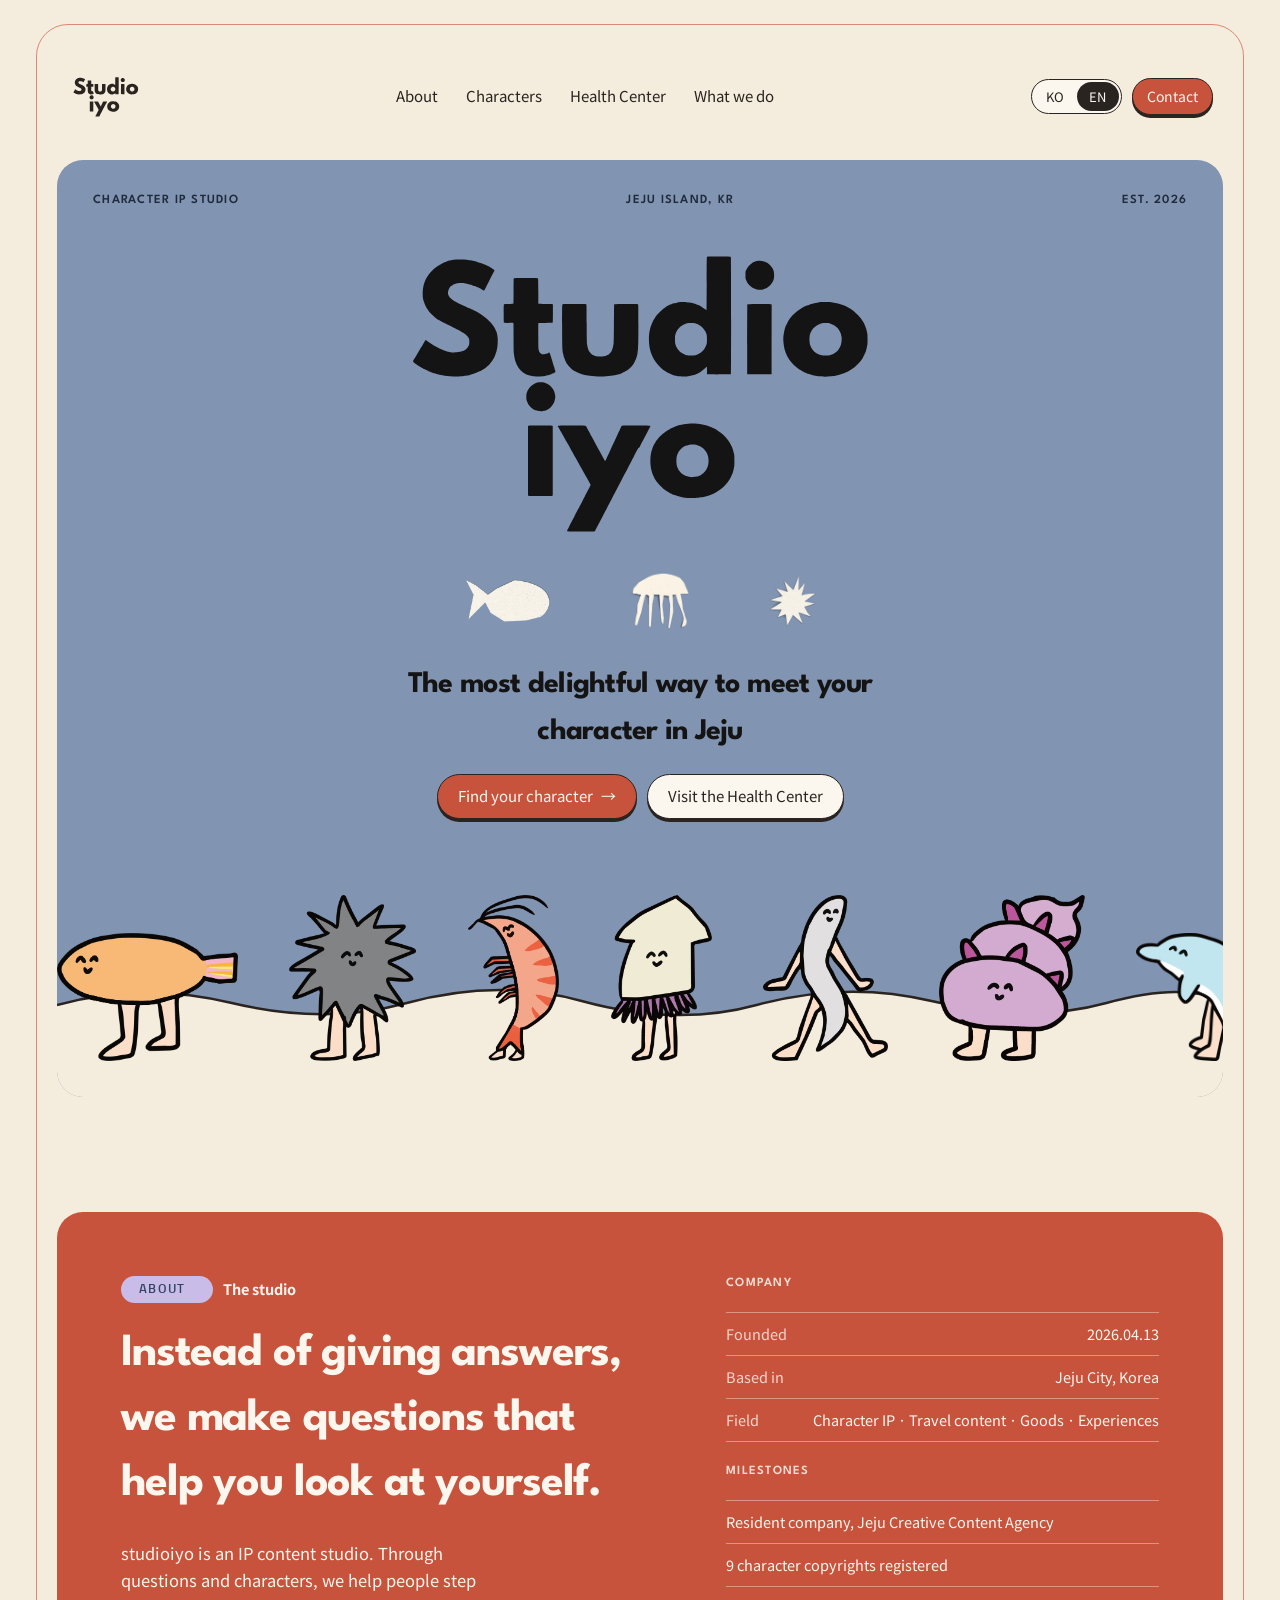
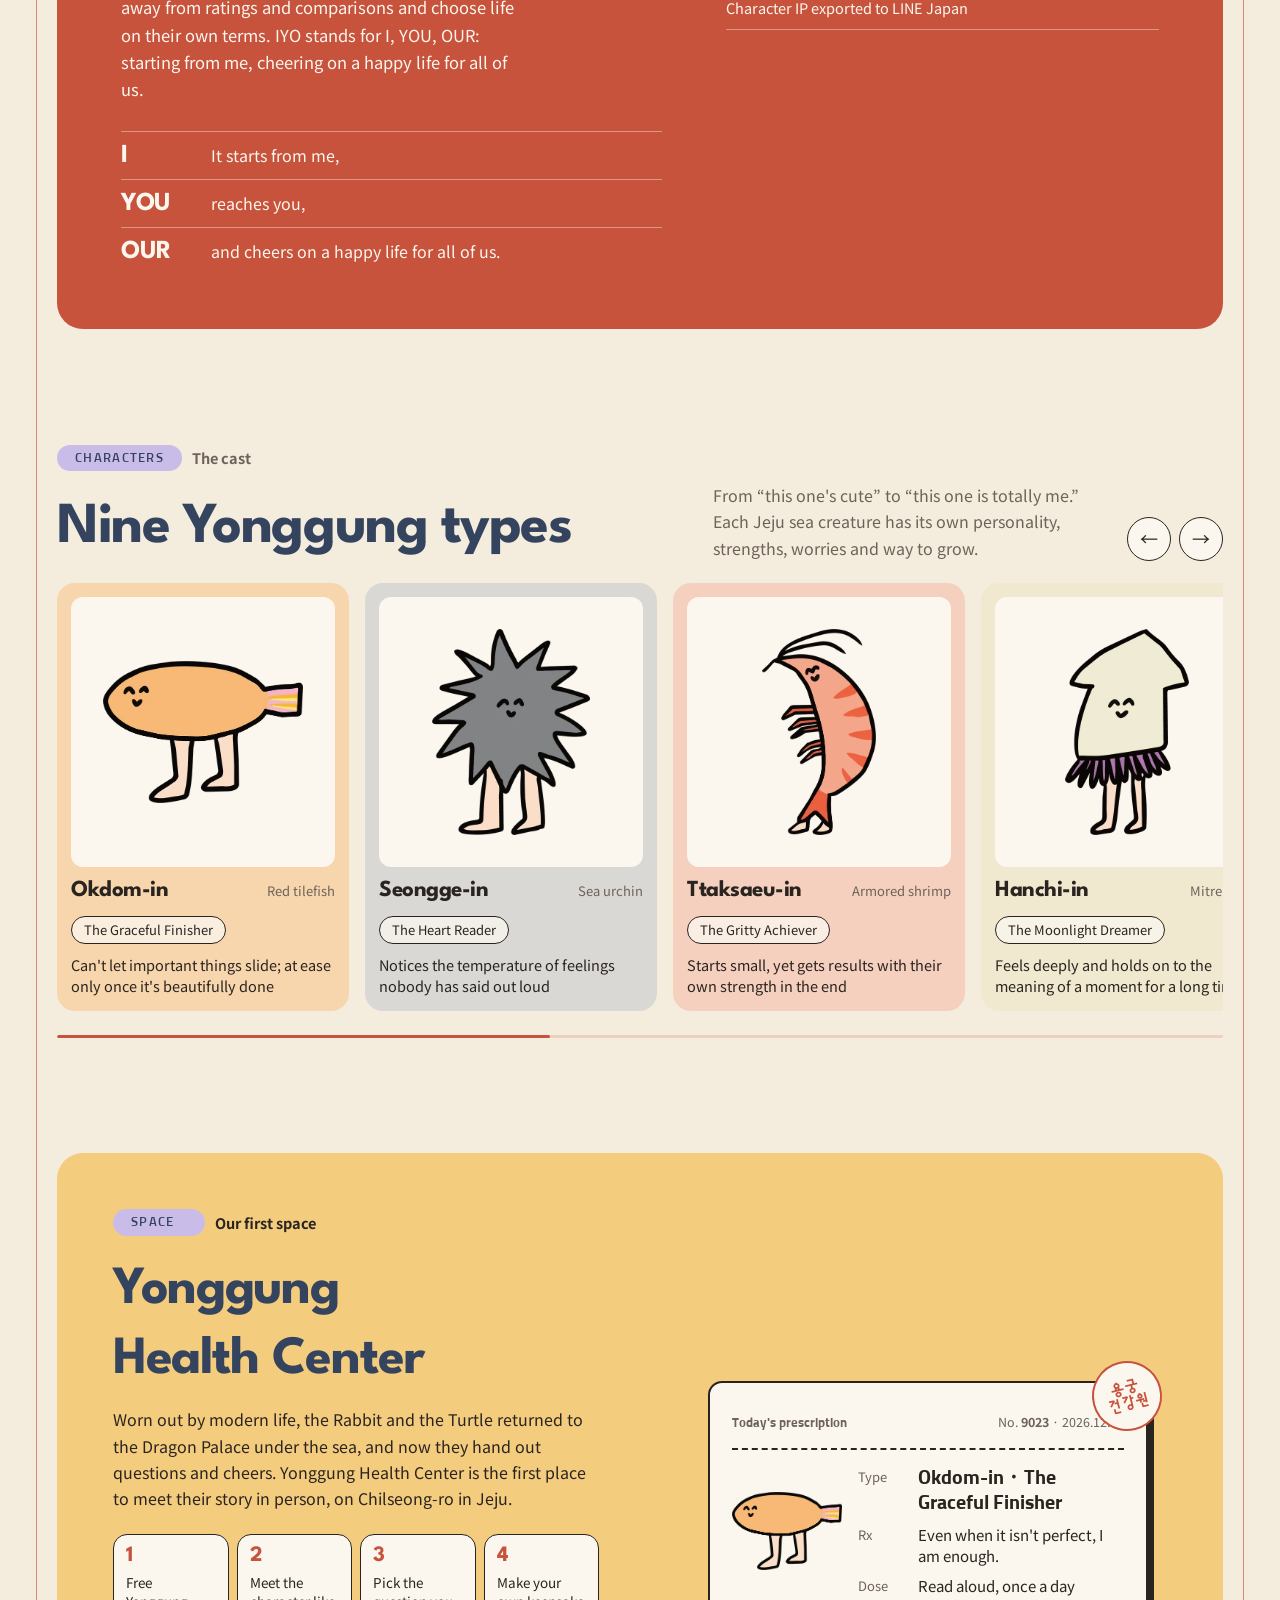
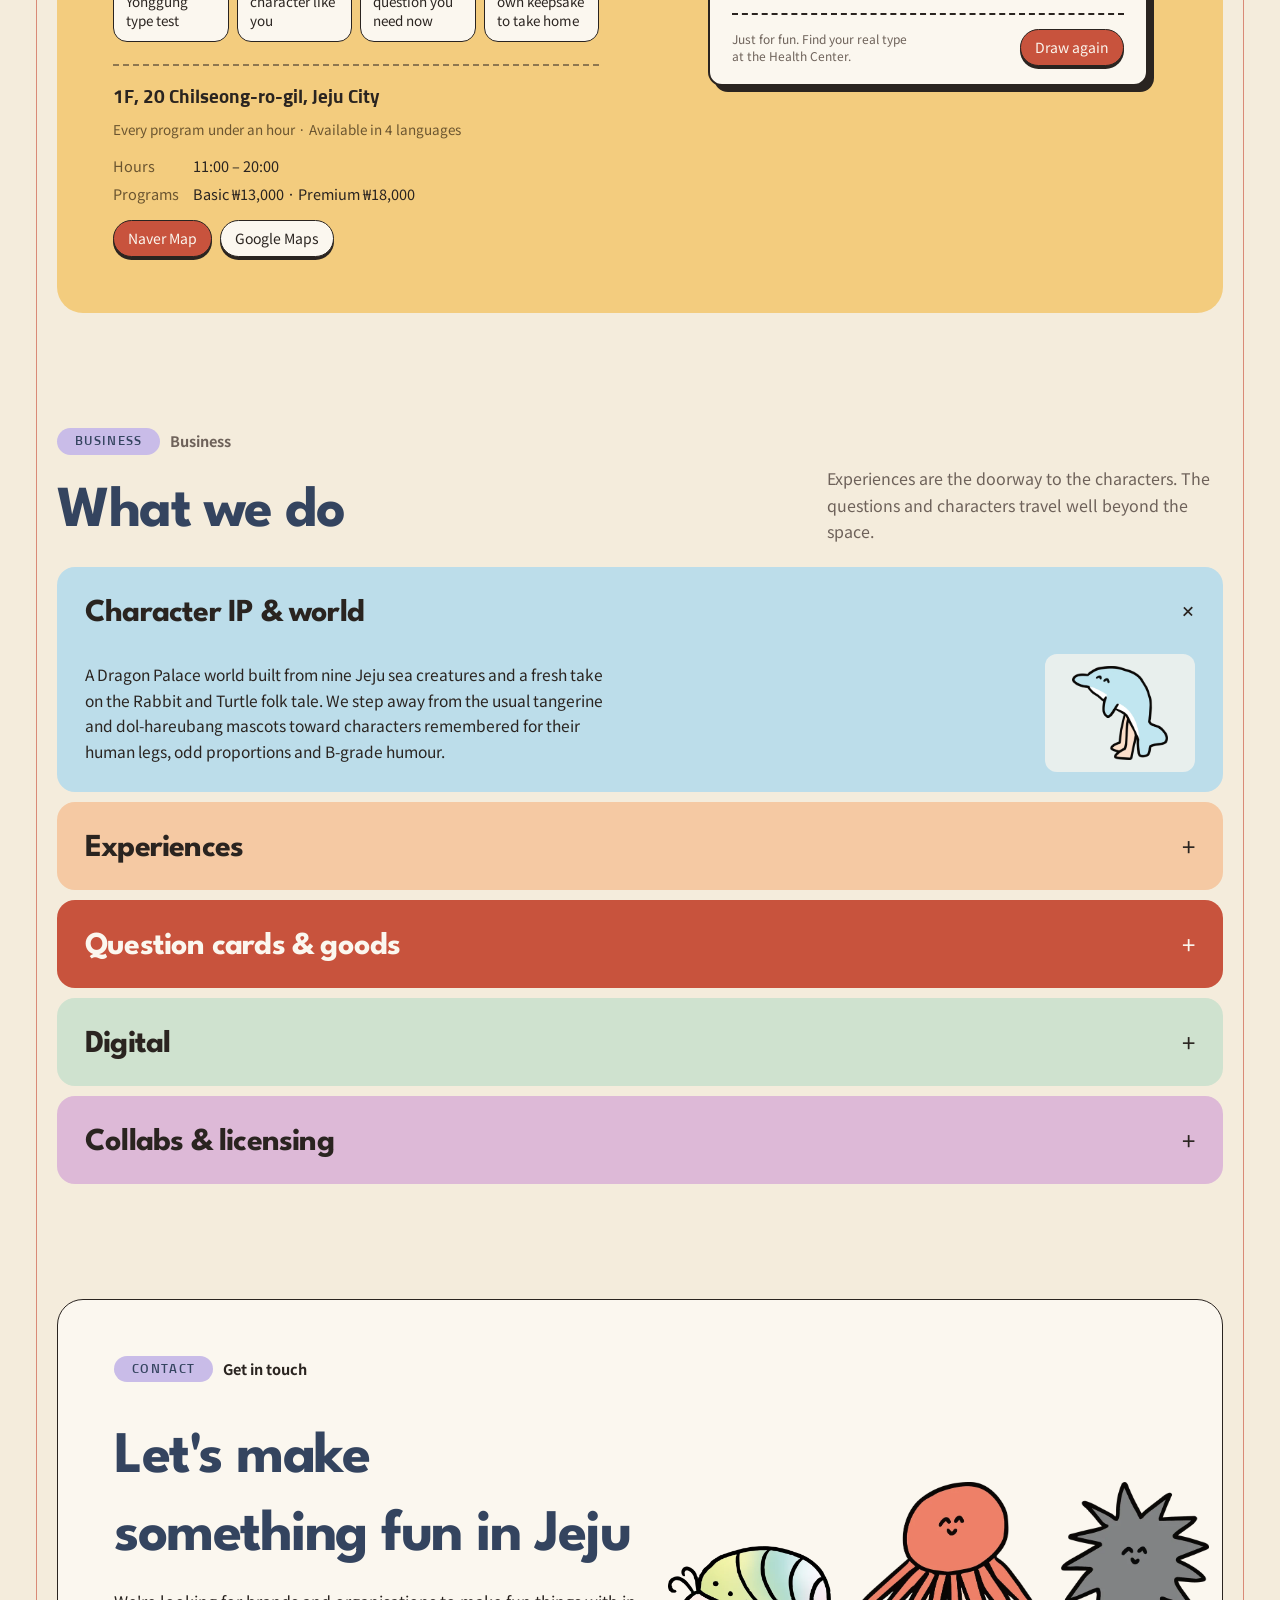
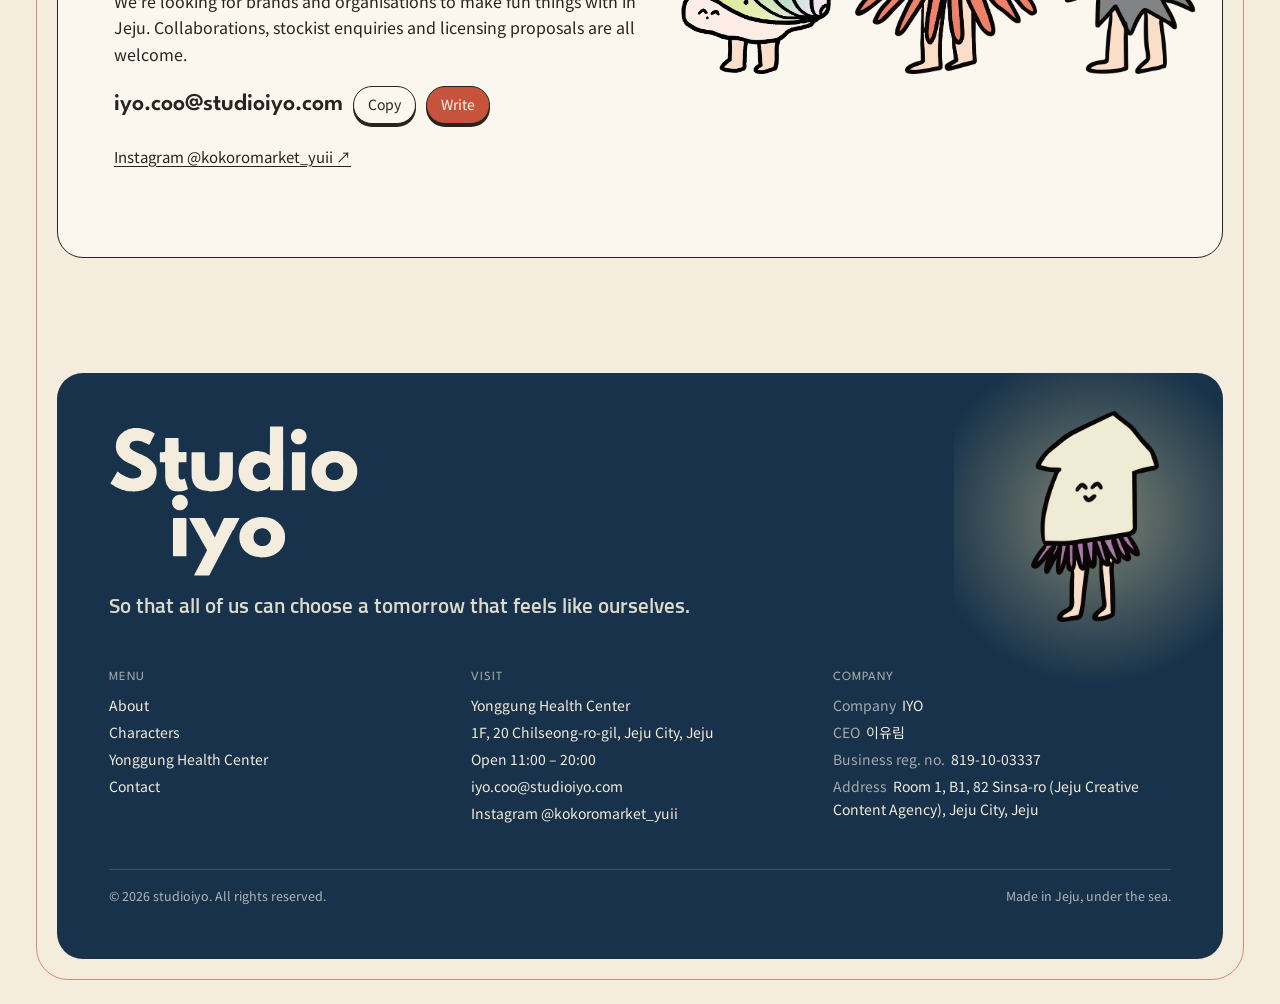
<file: index.html>
<!doctype html>
<html lang="ko" data-lang="ko" data-default-lang="auto">
<head>
<meta charset="utf-8">
<meta name="viewport" content="width=device-width, initial-scale=1, viewport-fit=cover">
<title>studioiyo</title>
<script>(function(){var r=document.documentElement,s=null,d=r.getAttribute("data-default-lang");try{s=localStorage.getItem("iyo-lang")}catch(e){}r.lang=r.dataset.lang=(s==="ko"||s==="en")?s:(d==="ko"||d==="en")?d:((navigator.language||"ko").toLowerCase().indexOf("ko")===0?"ko":"en")})()</script>
<meta name="description" content="studioiyo(스튜디오 이요)는 질문과 제주 바다 캐릭터로 자기 기준의 삶을 응원하는 IP 콘텐츠 스튜디오입니다. 제주 칠성로 용궁건강원 운영.">
<link rel="canonical" href="https://studioiyo.com/">
<meta property="og:title" content="studioiyo">
<meta property="og:description" content="제주에서 내 캐릭터를 만나는 가장 유쾌한 방법">
<meta property="og:url" content="https://studioiyo.com/">
<meta property="og:type" content="website">
<meta property="og:site_name" content="studioiyo">
<link rel="icon" type="image/png" href="/assets/favicon.png">
<link rel="preconnect" href="https://fonts.googleapis.com">
<link rel="preconnect" href="https://fonts.gstatic.com" crossorigin>
<link rel="stylesheet" href="https://fonts.googleapis.com/css2?family=League+Spartan:wght@400..800&amp;family=Noto+Sans+KR:wght@400;500;700&amp;family=Sunflower:wght@300;500;700&amp;display=swap">
<link rel="stylesheet" href="/assets/css/site.css?v=8fa033a6">
<style id="theme">:root{--sand:#F4ECDC;--paper:#FBF7EF;--ink:#2A2420;--ink-soft:#6E625A;--coral:#C8533D;--coral-line:#D98A77;--card:#8194B1;--slate:#34445F;--lavender:#C9BCE8;--butter:#F3CC7E;--sky:#BCDDEA;--peach:#F5C9A3;--seaglass:#CFE2CF;--lilac:#DDB9D7;--deep:#17324A;--f-en:"League Spartan","Noto Sans KR",system-ui,sans-serif;--f-ko:"Sunflower","Noto Sans KR","Apple SD Gothic Neo",sans-serif;--f-body:"Noto Sans KR","Apple SD Gothic Neo","Malgun Gothic",system-ui,sans-serif;--k:1;--hs:1;--gk:1;--maxw:1280px;--r-lg:26px;--r-md:18px}</style>
<script type="application/ld+json">{"@context":"https://schema.org","@type":"Organization","name":"studioiyo","url":"https://studioiyo.com","logo":"https://studioiyo.com/assets/favicon.png","email":"iyo.coo@studioiyo.com","sameAs":["https://www.instagram.com/kokoromarket_yuii/"]}</script>
</head>
<body>

<div class="frame">
<svg width="0" height="0" style="position:absolute" aria-hidden="true"><symbol id="iyo-logo" viewBox="0 0 574 350"><path fill="currentColor" fill-rule="evenodd" d="M195.6 345.5 C195.5 345.2 195.9 343.6 196.3 343.1 C196.4 342.9 197.2 341.5 198.0 340.0 C198.8 338.4 200.1 335.9 200.9 334.3 C201.7 332.8 202.5 331.2 202.7 330.8 C202.9 330.4 203.1 330.0 203.2 329.8 C203.4 329.5 204.1 328.1 204.9 326.6 C205.7 325.1 207.0 322.5 207.9 320.9 C208.7 319.2 210.1 316.6 210.9 315.1 C211.7 313.6 213.0 311.0 213.9 309.4 C214.7 307.7 216.3 304.7 217.4 302.6 C218.4 300.6 220.0 297.6 220.8 295.9 C221.7 294.3 223.0 291.9 223.7 290.5 C224.4 289.1 225.0 287.8 225.0 287.5 C225.0 287.3 224.8 286.8 224.5 286.4 C224.2 286.1 224.0 285.7 224.0 285.6 C224.0 285.5 220.0 278.3 219.5 277.5 C219.3 277.3 219.1 276.8 218.9 276.4 C218.7 276.0 218.2 275.2 217.9 274.6 C217.6 274.1 217.1 273.3 216.9 272.9 C216.7 272.5 216.4 272.0 216.3 271.8 C216.1 271.5 215.1 269.6 213.9 267.5 C212.7 265.4 211.6 263.5 211.5 263.2 C211.3 263.0 211.1 262.5 210.9 262.1 C210.7 261.7 210.2 260.9 209.9 260.4 C209.6 259.8 209.1 259.0 208.9 258.6 C208.7 258.2 208.4 257.7 208.3 257.5 C208.1 257.3 207.1 255.4 205.9 253.2 C204.7 251.1 203.6 249.2 203.5 249.0 C203.4 248.8 203.1 248.3 202.9 247.9 C202.7 247.5 202.2 246.7 201.9 246.1 C201.5 245.6 201.2 245.0 201.1 244.8 C200.8 244.2 196.8 236.9 196.5 236.5 C196.4 236.3 196.1 235.8 195.9 235.4 C195.7 235.0 195.2 234.2 194.9 233.6 C194.6 233.1 194.1 232.3 193.9 231.9 C193.7 231.5 193.4 231.0 193.3 230.8 C192.9 230.3 188.9 223.0 188.7 222.5 C188.6 222.3 188.2 221.7 187.9 221.1 C187.6 220.6 187.1 219.8 186.9 219.4 C186.7 219.0 186.2 218.2 185.9 217.6 C185.6 217.1 185.1 216.3 185.0 216.0 C184.8 215.7 184.5 215.2 184.3 214.9 C183.9 214.5 183.9 214.4 184.4 214.1 C185.0 213.6 218.2 213.6 218.8 214.1 C219.2 214.4 220.2 216.1 221.1 217.9 C221.3 218.3 222.0 219.5 222.6 220.6 C223.2 221.7 224.1 223.4 224.6 224.4 C225.1 225.3 225.8 226.6 226.1 227.1 C226.4 227.7 227.1 228.9 227.6 229.9 C228.5 231.5 229.4 233.2 231.0 236.1 C231.4 236.8 232.1 238.2 232.6 239.1 C233.1 240.1 233.8 241.3 234.1 241.9 C234.4 242.4 235.1 243.7 235.6 244.6 C236.1 245.6 236.8 246.8 237.1 247.4 C237.4 247.9 238.1 249.2 238.6 250.1 C239.1 251.1 239.8 252.3 240.1 252.9 C240.4 253.4 241.1 254.7 241.6 255.6 C242.1 256.6 242.6 257.4 242.8 257.5 C243.1 257.7 243.8 257.3 243.8 257.0 C243.8 256.8 244.3 255.6 244.9 254.3 C246.8 250.2 247.7 248.4 248.4 246.9 C248.7 246.1 249.4 244.6 249.9 243.6 C250.9 241.4 251.6 239.8 252.0 239.0 C252.1 238.7 252.4 238.2 252.5 238.0 C252.6 237.8 253.0 236.9 253.4 236.1 C254.2 234.2 255.0 232.5 255.3 232.0 C255.4 231.8 255.6 231.5 255.7 231.2 C256.0 230.5 256.7 228.8 257.9 226.4 C258.5 225.0 259.3 223.4 259.5 222.8 C259.8 222.1 260.1 221.5 260.3 221.2 C260.4 221.0 260.6 220.7 260.7 220.5 C260.9 219.9 262.0 217.4 262.8 215.8 C263.2 215.0 263.7 214.1 264.0 214.0 C264.8 213.6 298.5 213.7 299.1 214.1 C299.5 214.4 299.4 214.6 298.0 217.3 C297.2 218.8 295.9 221.4 295.1 222.9 C294.3 224.4 293.0 227.0 292.1 228.6 C290.6 231.5 288.5 235.5 286.8 238.8 C286.4 239.7 286.0 240.6 285.9 240.8 C285.8 241.1 285.6 241.2 285.0 241.2 C284.4 241.2 284.3 241.4 284.1 242.0 C284.0 242.4 283.9 242.8 283.8 242.9 C283.7 242.9 282.9 244.2 282.1 245.8 C281.4 247.4 280.0 250.0 279.1 251.6 C278.3 253.3 276.9 255.9 276.1 257.4 C275.4 258.9 274.0 261.5 273.1 263.1 C272.2 264.8 271.4 266.4 271.2 266.8 C270.9 267.6 270.9 267.6 269.6 269.9 C269.0 271.0 268.4 272.2 268.3 272.5 C268.1 272.8 267.9 273.3 267.8 273.5 C267.6 273.7 266.9 275.1 266.1 276.6 C265.3 278.1 264.0 280.7 263.1 282.4 C262.3 284.0 260.9 286.6 260.1 288.1 C259.3 289.6 258.0 292.2 257.1 293.9 C256.3 295.5 254.9 298.1 254.1 299.6 C253.3 301.1 252.0 303.7 251.1 305.4 C250.3 307.0 248.9 309.6 248.1 311.1 C247.3 312.6 246.0 315.2 245.1 316.9 C244.3 318.5 242.9 321.1 242.1 322.6 C241.3 324.1 240.0 326.7 239.1 328.4 C238.3 330.0 236.9 332.6 236.1 334.1 C235.3 335.6 234.0 338.2 233.1 339.9 C232.2 341.5 231.3 343.3 231.1 343.7 C230.9 344.2 230.5 344.9 230.2 345.2 L229.7 345.8 L212.7 345.8 C201.5 345.8 195.7 345.7 195.6 345.5Z M345.4 303.8 C341.4 303.3 339.0 302.9 337.9 302.6 C337.2 302.4 336.2 302.2 335.6 302.1 C334.5 301.9 331.7 301.1 330.6 300.6 C330.1 300.4 329.6 300.2 329.4 300.2 C329.3 300.2 328.7 300.0 328.1 299.8 C326.1 298.9 324.9 298.3 324.2 298.0 C323.9 297.9 323.2 297.5 322.6 297.1 C322.1 296.8 321.3 296.3 320.9 296.1 C320.5 295.9 319.7 295.4 319.1 295.0 C318.6 294.6 317.6 293.9 316.9 293.4 C313.8 291.3 307.5 284.5 305.9 281.6 C305.4 280.8 305.1 280.1 304.5 279.2 C304.3 278.9 303.8 277.9 303.4 277.0 C303.0 276.1 302.6 275.1 302.4 274.8 C302.2 274.4 302.0 273.7 301.9 273.3 C301.8 272.8 301.5 272.0 301.4 271.6 C300.8 270.3 300.0 266.5 299.7 263.6 C298.9 256.9 299.7 248.1 301.4 243.8 C301.6 243.3 301.8 242.6 301.9 242.2 C302.2 241.2 303.8 237.7 304.9 235.9 C305.2 235.3 305.7 234.5 305.9 234.1 C306.6 232.9 309.5 229.3 311.2 227.4 C313.7 224.8 319.7 220.1 322.2 218.8 C322.6 218.6 323.3 218.2 323.9 217.9 C324.4 217.5 325.0 217.2 325.2 217.1 C327.0 216.3 328.5 215.7 329.0 215.4 C329.3 215.2 330.0 215.0 330.5 214.9 C331.0 214.8 331.7 214.5 332.1 214.4 C336.1 212.7 345.4 211.2 352.0 211.2 C359.8 211.2 368.9 212.9 374.6 215.4 C376.9 216.4 378.2 217.0 378.5 217.1 C378.7 217.2 379.3 217.5 379.8 217.8 C380.3 218.1 381.3 218.8 382.1 219.2 C382.9 219.7 384.1 220.5 384.8 221.0 C385.4 221.5 386.5 222.3 387.2 222.8 C388.9 224.0 393.9 229.1 395.5 231.1 C397.2 233.3 398.2 234.8 398.2 235.1 C398.2 235.2 398.4 235.5 398.6 235.7 C398.8 235.9 399.2 236.7 399.6 237.5 C400.0 238.3 400.4 239.1 400.5 239.3 C401.3 240.9 402.7 245.0 403.1 247.1 C403.3 248.1 403.6 249.3 403.8 249.9 C404.0 250.6 404.1 252.9 404.1 257.8 C404.1 264.0 404.0 264.8 403.5 266.6 C403.2 267.7 403.0 268.9 403.0 269.2 C403.0 269.5 402.8 270.1 402.6 270.5 C402.5 270.8 402.2 271.6 402.1 272.1 C402.0 272.7 401.8 273.4 401.6 273.8 C401.4 274.1 401.0 274.9 400.7 275.6 C399.1 279.3 398.0 281.3 395.7 284.3 C389.7 292.2 380.7 298.3 370.5 301.5 C366.9 302.6 365.0 302.9 358.4 303.7 C356.2 304.0 347.8 304.0 345.4 303.8Z M147.6 301.1 L147.0 300.7 L147.0 257.5 L147.0 214.2 L147.6 214.0 C148.5 213.7 176.2 213.7 177.1 214.0 L177.8 214.2 L177.8 257.5 L177.8 300.7 L177.2 301.1 C176.7 301.5 174.9 301.5 162.4 301.5 C149.9 301.5 148.0 301.5 147.6 301.1Z M357.4 277.3 C358.6 277.0 359.8 276.5 360.1 276.4 C360.4 276.2 360.8 276.0 361.0 276.0 C361.2 276.0 361.8 275.7 362.4 275.3 C367.3 272.0 369.9 268.5 371.3 263.2 C372.1 260.2 372.1 255.3 371.3 252.1 C371.0 250.9 370.5 249.7 370.3 249.4 C370.2 249.1 370.0 248.7 370.0 248.5 C370.0 247.9 367.3 244.2 365.8 242.7 C363.3 240.3 359.8 238.5 356.1 237.7 C353.8 237.2 350.1 237.2 348.5 237.6 C347.7 237.8 346.6 238.0 345.9 238.1 C345.3 238.2 344.7 238.4 344.6 238.5 C344.5 238.6 344.1 238.9 343.6 239.0 C342.4 239.3 339.7 241.0 338.2 242.4 C335.9 244.4 334.0 247.3 332.9 250.1 C331.5 254.0 331.5 261.5 332.9 265.4 C335.2 271.6 339.8 275.7 346.4 277.2 C349.3 278.0 349.4 278.0 352.4 277.9 C354.1 277.8 355.9 277.6 357.4 277.3Z M158.8 195.4 C157.6 195.1 156.2 194.7 155.7 194.4 C155.2 194.2 154.7 194.0 154.6 194.0 C154.3 194.0 151.5 191.9 150.4 190.8 C148.1 188.8 146.7 186.5 145.6 183.2 C145.0 181.6 144.9 181.0 144.9 177.9 C144.9 174.7 144.9 174.2 145.6 172.4 C146.3 170.3 146.5 170.0 147.7 168.1 C149.2 165.7 152.4 162.8 155.0 161.6 C157.7 160.3 159.5 159.9 162.8 159.9 C165.3 159.9 166.2 160.0 167.8 160.5 C172.0 161.8 175.3 164.2 177.8 168.0 C178.4 169.0 179.0 169.9 179.0 170.0 C179.0 170.1 179.2 170.5 179.5 171.0 C179.7 171.5 180.0 172.4 180.1 172.9 C180.2 173.4 180.5 174.4 180.6 175.1 C180.8 175.8 181.0 177.0 181.0 177.8 C181.0 179.3 180.0 184.0 179.6 184.6 C179.4 184.7 179.2 185.2 179.1 185.5 C178.9 186.4 176.5 189.7 175.3 190.8 C174.1 192.0 172.1 193.4 171.0 193.9 C170.5 194.1 169.7 194.5 169.1 194.8 C168.5 195.0 167.9 195.3 167.6 195.3 C167.3 195.3 166.6 195.4 165.9 195.6 C164.2 196.1 161.3 196.0 158.8 195.4Z M54.4 152.6 C54.1 152.6 51.9 152.4 49.5 152.3 C45.5 152.0 40.6 151.3 38.1 150.7 C37.6 150.6 36.4 150.3 35.5 150.1 C34.0 149.8 32.5 149.4 30.6 148.7 C30.2 148.6 29.3 148.3 28.6 148.1 C27.3 147.8 25.0 146.9 24.3 146.5 C24.1 146.4 23.6 146.1 23.2 146.0 C22.9 145.9 22.5 145.6 22.2 145.5 C22.0 145.4 20.7 144.7 19.2 144.0 C17.8 143.3 16.5 142.6 16.2 142.5 C16.0 142.4 14.9 141.7 13.6 141.0 C10.8 139.4 10.7 139.4 8.7 138.0 C4.9 135.5 3.8 134.5 3.8 133.7 C3.8 133.4 4.0 132.8 4.3 132.3 C4.6 131.8 5.0 131.2 5.2 130.9 C5.9 129.7 7.4 127.2 7.9 126.4 C8.2 125.9 9.1 124.4 9.9 123.0 C10.7 121.6 11.6 120.1 11.9 119.6 C12.2 119.2 13.1 117.7 13.9 116.3 C14.7 114.9 15.6 113.4 15.9 112.9 C16.1 112.4 16.8 111.3 17.4 110.4 C17.9 109.5 18.6 108.3 18.8 107.8 C19.1 107.4 19.4 107.0 19.5 107.0 C19.8 107.0 22.6 109.1 24.0 110.3 C24.7 110.9 27.9 113.0 29.1 113.6 C29.8 114.0 30.8 114.6 31.4 114.9 C33.7 116.2 41.5 120.0 41.9 120.0 C42.0 120.0 42.7 120.2 43.4 120.5 C46.6 121.7 51.6 122.8 54.4 122.8 C55.4 122.8 57.8 122.5 59.8 122.2 C67.4 121.1 71.1 118.8 73.2 114.0 C73.8 112.6 73.8 112.0 73.9 109.5 C73.9 107.0 73.8 106.4 73.3 105.3 C72.1 102.6 70.6 101.1 66.2 98.2 C64.5 97.0 62.9 96.0 62.6 95.8 C61.9 95.4 57.7 93.3 57.0 93.0 C56.7 92.9 56.2 92.6 56.0 92.5 C55.8 92.4 55.1 92.1 54.5 91.8 C49.3 89.5 39.4 84.5 37.5 83.3 C36.6 82.7 35.7 82.1 35.5 82.0 C33.6 81.3 25.5 74.0 23.4 71.2 C23.2 70.9 22.6 70.1 22.2 69.5 C19.7 66.2 18.0 62.4 16.6 57.4 C15.5 53.3 15.5 45.3 16.7 40.1 C17.5 36.9 18.8 33.0 19.4 32.2 C19.6 32.0 19.7 31.7 19.7 31.6 C19.7 30.9 22.3 26.9 24.4 24.2 C25.1 23.4 26.6 21.7 27.8 20.6 C29.9 18.5 34.3 15.0 34.7 15.0 C34.8 15.0 35.5 14.5 36.3 14.0 C37.2 13.4 38.8 12.5 40.1 11.8 C41.3 11.2 42.7 10.6 43.0 10.4 C43.4 10.2 43.8 10.0 44.0 10.0 C44.1 10.0 44.7 9.8 45.2 9.6 C46.4 9.0 49.0 8.3 51.2 7.9 C52.1 7.7 53.4 7.4 54.0 7.2 C55.5 6.8 69.3 6.8 71.1 7.2 C71.8 7.4 73.4 7.7 74.6 7.9 C77.5 8.3 82.1 9.4 84.6 10.3 C85.0 10.4 85.9 10.7 86.6 10.9 C88.0 11.3 89.8 11.9 91.3 12.6 C91.8 12.8 92.4 13.0 92.6 13.0 C92.8 13.0 93.0 13.1 93.1 13.2 C93.3 13.4 94.3 13.8 95.5 14.3 C96.7 14.7 97.9 15.3 98.2 15.5 C98.5 15.8 98.9 16.0 99.0 16.0 C99.3 16.0 104.4 19.4 104.9 20.0 C105.3 20.5 105.3 20.6 105.0 21.2 C104.5 21.9 98.9 33.0 98.3 34.2 C98.1 34.6 97.9 35.0 97.7 35.2 C97.6 35.5 97.4 35.9 97.2 36.2 C97.1 36.6 96.9 37.0 96.8 37.2 C96.6 37.5 95.7 39.4 94.6 41.5 C93.5 43.6 92.5 45.4 92.3 45.4 C91.9 45.6 91.2 45.2 89.4 44.1 C88.8 43.8 88.0 43.3 87.6 43.1 C87.1 42.9 86.7 42.7 86.6 42.5 C86.6 42.4 86.2 42.2 85.8 42.1 C85.2 42.0 83.8 41.4 82.1 40.6 C81.7 40.4 81.0 40.1 80.6 40.0 C80.2 39.9 79.1 39.5 78.1 39.1 C75.4 38.1 72.6 37.3 70.6 37.0 C69.6 36.9 68.5 36.6 68.1 36.5 C67.8 36.4 66.0 36.2 64.1 36.2 C60.5 36.2 56.8 36.9 54.9 37.8 C54.3 38.0 53.8 38.2 53.7 38.2 C53.4 38.2 51.4 39.6 50.7 40.3 C49.0 41.9 47.6 45.1 47.3 48.1 C47.1 50.3 48.6 53.5 50.7 55.2 C51.2 55.6 51.8 56.1 52.0 56.3 C52.6 56.8 55.8 58.9 56.2 59.1 C56.5 59.2 57.5 59.8 58.6 60.4 C60.6 61.5 62.5 62.5 63.8 63.0 C64.1 63.1 64.5 63.4 64.8 63.5 C65.0 63.6 65.7 63.9 66.3 64.2 C67.0 64.5 68.0 65.0 68.6 65.2 C69.2 65.5 70.2 66.0 70.8 66.2 C71.4 66.5 72.5 67.0 73.3 67.3 C74.1 67.7 74.9 68.0 75.1 68.0 C75.3 68.0 75.6 68.2 75.7 68.4 C75.9 68.5 76.3 68.8 76.7 68.9 C77.4 69.0 80.6 70.6 83.8 72.3 C90.2 75.8 97.8 82.0 102.0 87.1 C103.5 89.0 106.0 92.7 106.0 93.1 C106.0 93.3 107.1 95.8 107.5 96.6 C108.1 97.6 109.0 102.0 109.2 104.5 C109.5 107.8 109.1 115.5 108.6 117.0 C108.4 117.6 108.2 118.7 108.1 119.5 C108.0 120.3 107.8 121.1 107.7 121.4 C107.5 121.6 107.3 122.4 107.1 123.0 C106.6 124.7 105.8 126.9 105.5 127.4 C105.4 127.7 105.1 128.2 105.0 128.5 C104.9 128.8 104.5 129.5 104.2 130.1 C103.9 130.6 103.2 131.6 102.8 132.4 C101.8 134.1 99.3 137.2 97.9 138.6 C95.6 140.8 92.2 143.3 90.5 144.2 C90.2 144.4 89.4 144.8 88.9 145.1 C88.3 145.5 87.7 145.8 87.5 145.9 C81.0 148.8 78.5 149.7 76.1 150.1 C75.6 150.2 74.8 150.5 74.4 150.6 C74.0 150.8 72.6 151.1 71.4 151.2 C70.2 151.4 69.1 151.6 69.0 151.6 C68.4 152.0 55.7 152.8 54.4 152.6Z M153.9 152.3 C147.0 151.4 142.2 149.2 138.0 145.0 C136.1 143.1 134.9 141.5 133.7 139.1 C132.8 137.5 132.0 135.6 132.0 135.4 C132.0 135.3 131.8 134.7 131.5 134.2 C130.9 132.7 130.0 129.4 129.9 127.5 C129.8 126.6 129.5 124.9 129.4 123.8 C129.1 122.1 129.0 118.0 129.0 103.9 C129.0 87.2 129.0 86.0 128.6 85.9 C128.3 85.8 125.7 85.7 122.7 85.8 C119.5 85.8 117.1 85.7 117.0 85.6 C116.8 85.4 116.7 80.9 116.7 74.1 C116.7 63.9 116.8 62.9 117.1 62.6 C117.4 62.4 119.1 62.3 123.0 62.3 C126.0 62.3 128.6 62.2 128.7 62.1 C128.9 62.0 129.0 57.6 129.0 46.3 C129.0 37.7 129.1 30.5 129.2 30.3 C129.5 29.9 158.9 29.8 159.4 30.3 C159.7 30.5 159.7 33.0 159.8 46.3 C159.8 57.4 159.8 62.0 160.0 62.1 C160.2 62.2 164.0 62.3 168.5 62.3 C173.6 62.2 176.9 62.3 177.3 62.5 L178.0 62.7 L178.0 73.8 C178.0 80.0 177.9 85.1 177.8 85.4 C177.7 85.7 176.7 85.8 169.2 85.8 C163.8 85.8 160.5 85.8 160.2 86.0 C159.8 86.3 159.8 86.7 159.8 100.9 C159.8 116.2 159.9 119.3 160.8 121.0 C161.0 121.5 161.2 122.0 161.2 122.2 C161.2 122.8 163.5 124.7 164.4 124.9 C165.9 125.2 169.3 124.9 170.0 124.4 C170.3 124.2 170.8 124.0 171.0 124.0 C171.2 124.0 171.8 123.7 172.3 123.3 C173.8 122.3 173.9 122.3 175.6 128.0 C176.0 129.2 176.3 130.3 176.3 130.5 C176.3 130.8 176.4 131.0 176.5 131.1 C176.6 131.2 176.8 131.6 176.9 132.1 C177.0 132.5 177.3 133.5 177.5 134.2 C177.7 135.0 178.2 136.5 178.5 137.5 C178.8 138.5 179.3 140.2 179.7 141.2 C180.0 142.2 180.2 143.2 180.2 143.5 C180.2 143.8 180.3 144.0 180.5 144.1 C180.9 144.4 181.3 146.5 181.0 147.0 C180.7 147.5 178.0 149.0 177.4 149.0 C177.3 149.0 176.8 149.2 176.4 149.4 C175.3 150.0 172.3 150.9 171.0 151.1 C170.4 151.2 169.7 151.4 169.4 151.6 C168.8 151.9 160.5 152.7 158.6 152.7 C157.9 152.7 155.8 152.5 153.9 152.3Z M234.1 152.6 C222.8 151.9 219.2 151.3 213.2 149.5 C210.2 148.5 207.1 147.1 205.1 145.8 C204.4 145.4 203.7 145.0 203.6 145.0 C203.5 145.0 202.6 144.3 201.6 143.5 C199.6 141.8 197.4 139.5 196.0 137.4 C194.9 135.9 192.8 131.6 192.8 131.0 C192.8 130.8 192.6 130.5 192.5 130.3 C192.1 130.0 191.4 127.2 190.6 123.6 C189.7 118.7 189.5 113.9 189.5 87.6 C189.5 63.7 189.5 63.2 190.0 62.8 C190.5 62.3 190.9 62.3 204.8 62.3 C213.7 62.3 219.2 62.4 219.5 62.5 C220.0 62.7 220.0 63.8 220.1 86.8 C220.1 102.9 220.3 111.3 220.5 112.1 C220.6 112.8 220.9 114.2 221.1 115.2 C221.5 117.3 221.9 118.6 222.9 120.8 C223.7 122.3 226.9 125.7 228.0 125.9 C228.3 126.0 228.9 126.2 229.2 126.4 C231.7 128.0 242.3 128.0 244.8 126.4 C245.1 126.2 245.7 126.0 246.0 125.9 C247.0 125.7 250.3 122.4 251.0 121.0 C251.9 119.2 252.5 117.3 252.9 115.4 C253.1 114.4 253.4 113.1 253.5 112.5 C253.8 111.7 253.9 105.2 254.0 87.1 C254.1 73.7 254.2 62.7 254.3 62.6 C254.4 62.5 261.1 62.4 269.0 62.3 C283.1 62.3 283.5 62.3 284.0 62.8 C284.5 63.2 284.5 63.7 284.5 87.8 C284.5 113.4 284.3 118.9 283.5 123.2 C282.8 126.7 281.5 131.3 280.7 132.5 C280.6 132.7 280.4 133.2 280.2 133.5 C280.1 133.8 279.9 134.3 279.7 134.5 C279.6 134.7 279.4 135.1 279.3 135.4 C278.9 136.3 277.2 138.7 275.7 140.4 C274.3 141.9 270.8 145.0 270.4 145.0 C270.3 145.0 269.9 145.2 269.5 145.5 C268.4 146.2 265.5 147.7 263.8 148.4 C260.2 149.8 259.6 150.0 258.6 150.1 C258.1 150.2 257.1 150.4 256.5 150.6 C253.0 151.7 239.2 152.9 234.1 152.6Z M339.2 152.7 C339.2 152.6 337.7 152.4 336.0 152.3 C332.9 152.0 329.2 151.3 327.5 150.6 C327.0 150.4 326.3 150.2 326.0 150.1 C325.3 149.9 324.1 149.4 321.9 148.3 C321.1 147.8 320.0 147.3 319.6 147.1 C319.2 146.9 318.3 146.3 317.5 145.8 C316.7 145.2 315.7 144.5 315.2 144.2 C312.6 142.4 307.6 136.9 305.1 133.1 C303.9 131.2 303.8 131.1 301.5 126.4 C301.2 125.9 301.0 125.3 301.0 125.2 C301.0 125.0 300.8 124.4 300.5 123.9 C300.2 123.3 300.0 122.7 300.0 122.6 C300.0 122.4 299.8 121.6 299.5 120.8 C298.0 116.1 297.3 108.9 297.7 102.3 C297.9 100.0 298.2 97.5 298.4 96.6 C298.6 95.8 298.8 94.7 298.9 94.2 C299.5 90.8 302.2 84.1 304.2 81.1 C304.6 80.4 305.0 79.7 305.0 79.6 C305.0 79.4 306.1 77.9 308.1 75.4 C310.6 72.2 314.8 68.5 318.3 66.2 C319.8 65.2 324.0 63.0 324.4 63.0 C324.5 63.0 325.1 62.8 325.6 62.5 C326.1 62.2 326.7 62.0 326.9 62.0 C327.1 62.0 327.9 61.8 328.7 61.5 C329.5 61.2 330.7 61.0 331.4 60.9 C332.1 60.8 332.9 60.6 333.2 60.4 C334.2 60.1 340.8 59.8 344.4 60.0 C348.9 60.3 355.8 61.7 356.6 62.5 C356.7 62.6 357.0 62.8 357.2 62.8 C357.6 62.8 360.0 63.8 360.8 64.3 C361.0 64.4 361.4 64.6 361.6 64.7 C362.4 65.1 366.2 67.6 367.7 68.9 C368.4 69.5 369.1 70.0 369.3 70.0 C369.4 70.0 369.5 56.2 369.6 36.9 C369.6 7.7 369.7 3.7 370.0 3.5 C370.6 3.1 399.3 3.2 399.7 3.6 C400.1 3.9 400.1 149.6 399.8 149.9 C399.5 150.0 370.2 150.1 370.1 149.9 C370.0 149.8 369.9 147.7 370.0 145.3 C370.0 142.6 369.9 140.7 369.7 140.6 C369.6 140.5 368.9 141.0 368.2 141.7 C365.5 144.5 362.2 146.9 359.0 148.5 C358.1 148.9 357.2 149.4 356.9 149.5 C355.2 150.5 349.7 151.9 346.6 152.2 C343.3 152.6 339.4 152.8 339.2 152.7Z M515.2 152.7 C515.2 152.6 513.4 152.4 511.2 152.3 C507.4 152.0 503.1 151.3 501.0 150.6 C500.4 150.4 499.4 150.2 498.9 150.1 C498.3 150.0 497.6 149.8 497.4 149.6 C497.1 149.5 496.5 149.2 496.0 149.1 C495.3 149.0 494.3 148.6 491.9 147.5 C491.3 147.3 490.7 147.0 490.5 146.9 C490.3 146.8 489.7 146.5 489.1 146.1 C488.6 145.8 487.8 145.4 487.4 145.1 C487.0 144.9 486.3 144.6 486.0 144.3 C485.6 144.1 484.6 143.4 483.7 142.8 C481.0 141.0 476.7 136.9 474.2 133.8 C470.7 129.3 468.1 124.1 466.5 118.2 C465.8 115.5 465.0 109.1 465.0 106.2 C465.0 101.1 466.9 91.6 468.5 88.8 C468.6 88.6 469.1 87.6 469.5 86.8 C474.0 77.4 482.9 69.3 494.2 64.3 C494.9 64.0 495.6 63.7 495.7 63.8 C495.8 63.8 496.3 63.6 496.7 63.4 C497.6 62.9 499.6 62.3 501.4 61.9 C502.2 61.7 503.0 61.5 503.2 61.4 C503.4 61.3 504.6 61.0 506.0 60.9 C507.3 60.7 508.9 60.4 509.6 60.2 C511.7 59.8 524.3 59.9 526.4 60.3 C527.5 60.6 529.0 60.8 529.8 60.9 C530.7 61.0 531.7 61.2 532.2 61.4 C532.6 61.6 533.4 61.8 534.0 61.9 C534.6 62.0 535.7 62.3 536.4 62.5 C537.2 62.8 538.4 63.3 539.2 63.6 C540.7 64.1 544.6 65.9 545.2 66.3 C545.5 66.4 546.0 66.7 546.4 66.9 C552.3 70.1 559.4 76.6 562.8 81.8 C564.5 84.3 566.0 86.9 566.0 87.3 C566.0 87.4 566.3 88.1 566.6 88.7 C567.0 89.3 567.2 90.0 567.2 90.2 C567.2 90.3 567.4 90.9 567.6 91.3 C568.4 93.2 568.9 95.2 569.8 100.1 C570.0 101.8 570.0 111.3 569.8 112.8 C569.6 113.4 569.4 114.8 569.2 116.0 C568.9 117.2 568.6 118.6 568.4 119.1 C568.2 119.7 568.0 120.3 568.0 120.5 C568.0 121.4 565.4 127.0 564.0 129.4 C560.8 134.5 555.2 140.2 549.6 143.9 C544.7 147.2 538.0 150.0 532.6 151.0 C531.9 151.2 530.6 151.4 529.8 151.6 C527.3 152.2 515.6 153.0 515.2 152.7Z M420.2 149.8 C419.9 149.6 420.0 63.2 420.2 62.8 C420.6 62.2 449.1 62.1 449.9 62.6 L450.5 63.0 L450.4 106.4 L450.4 149.9 L435.4 149.9 C427.1 150.0 420.3 149.9 420.2 149.8Z M355.1 126.0 C356.0 125.9 357.0 125.6 357.3 125.4 C357.6 125.2 358.2 125.0 358.7 124.9 C359.1 124.8 359.6 124.6 359.8 124.4 C359.9 124.2 360.2 124.0 360.3 124.0 C360.8 124.0 363.0 122.2 364.8 120.5 C366.7 118.5 368.2 116.1 369.3 112.8 C369.8 111.3 369.9 110.7 369.9 106.4 C369.9 101.3 369.7 100.2 368.2 97.0 C366.6 93.6 361.9 88.9 359.5 88.1 C359.1 88.0 358.6 87.8 358.4 87.6 C358.1 87.5 357.0 87.1 356.0 86.7 C354.4 86.2 353.6 86.1 350.1 86.1 C346.6 86.1 345.9 86.2 344.2 86.7 C337.4 88.9 332.9 93.3 330.7 100.1 C330.2 101.7 330.1 102.4 330.1 106.4 C330.1 110.6 330.2 111.0 330.8 113.1 C331.2 114.3 331.6 115.3 331.7 115.4 C331.9 115.4 332.0 115.8 332.1 116.1 C332.5 117.7 335.9 121.6 338.1 123.1 C339.8 124.2 341.3 125.0 341.8 125.0 C342.0 125.0 342.4 125.2 342.7 125.4 C343.0 125.6 344.1 125.9 345.2 126.0 C346.2 126.1 347.1 126.3 347.2 126.4 C347.5 126.6 353.2 126.4 355.1 126.0Z M522.6 126.0 C523.6 125.9 524.6 125.6 524.9 125.4 C525.2 125.2 525.6 125.0 525.8 125.0 C526.7 125.0 530.3 122.6 532.0 121.0 C533.5 119.5 535.5 116.6 535.9 115.1 C536.1 114.6 536.4 114.0 536.5 113.9 C536.9 113.3 537.6 109.4 537.7 106.7 C537.8 104.6 537.7 103.5 537.4 102.5 C537.2 101.8 537.0 100.9 537.0 100.5 C537.0 100.1 536.8 99.4 536.5 98.9 C536.2 98.4 536.0 97.6 535.9 97.2 C535.8 96.8 535.6 96.4 535.5 96.4 C535.4 96.3 534.9 95.6 534.5 94.9 C534.1 94.1 533.0 92.8 532.2 91.9 C530.6 90.3 527.4 88.0 526.7 88.0 C526.5 88.0 526.2 87.9 526.1 87.8 C526.1 87.6 525.0 87.2 523.8 86.8 C521.8 86.2 521.3 86.1 517.6 86.1 C513.5 86.1 512.3 86.4 509.1 87.7 C507.6 88.3 504.2 90.6 503.1 91.8 C501.7 93.2 499.3 96.8 499.1 97.8 C499.0 98.3 498.8 98.9 498.6 99.1 C498.1 99.9 497.6 103.3 497.6 106.4 C497.6 109.3 498.1 112.9 498.5 113.4 C498.6 113.5 498.9 114.2 499.1 114.8 C499.5 116.2 501.3 119.1 502.8 120.7 C503.9 121.9 506.1 123.6 507.1 124.0 C507.4 124.1 507.8 124.3 508.0 124.5 C509.0 125.0 511.4 125.8 512.9 126.0 C513.8 126.2 514.7 126.3 514.7 126.4 C515.0 126.6 520.7 126.3 522.6 126.0Z M432.1 44.1 C428.7 43.5 425.5 41.7 422.9 39.0 C420.5 36.5 419.9 35.5 418.6 32.2 C417.9 30.7 417.9 30.4 417.9 26.4 L417.9 22.1 L418.8 20.0 C419.9 17.5 421.2 15.6 422.9 13.9 C424.3 12.5 427.8 10.0 428.3 10.0 C428.5 10.0 429.0 9.8 429.4 9.6 C430.3 9.1 433.6 8.5 435.7 8.5 C441.9 8.5 447.3 11.4 450.9 16.8 C451.5 17.8 452.0 18.6 452.0 18.7 C452.0 18.8 452.2 19.3 452.5 19.9 C453.2 21.4 453.6 23.6 453.6 26.5 C453.6 29.4 453.2 31.6 452.5 33.1 C452.2 33.7 452.0 34.2 452.0 34.3 C452.0 34.7 449.6 38.0 448.4 39.2 C447.1 40.5 444.8 42.2 444.3 42.2 C444.2 42.2 443.9 42.4 443.8 42.6 C443.6 42.8 443.3 43.0 443.0 43.0 C442.8 43.0 442.3 43.2 441.9 43.4 C440.1 44.4 435.4 44.7 432.1 44.1Z"/></symbol></svg>

  <header class="top">
    <a class="logo" href="#top" aria-label="Studio iyo"><svg class="logo-svg" viewBox="0 0 574 350" role="img" aria-label="Studio iyo"><use href="#iyo-logo"/></svg></a>
    <nav class="nav" aria-label="Main">
      <a href="#about"><span class="ko">소개</span><span class="en">About</span></a>
      <a href="#nine"><span class="ko">캐릭터</span><span class="en">Characters</span></a>
      <a href="#visit"><span class="ko">용궁건강원</span><span class="en">Health Center</span></a>
      <a href="#work"><span class="ko">하는 일</span><span class="en">What we do</span></a>
    </nav>
    <div class="top-right">
      <div class="lang" role="group" aria-label="Language">
        <button type="button" id="lang-ko" data-set-lang="ko" aria-pressed="true">KO</button>
        <button type="button" id="lang-en" data-set-lang="en" aria-pressed="false">EN</button>
      </div>
      <a class="btn sm" href="#contact"><span class="ko">문의하기</span><span class="en">Contact</span></a>
    </div>
  </header>

  <main id="top">
    <!-- HERO -->
    <section class="hero" aria-labelledby="hero-title">
      <div class="hero-meta label">
        <span>Character IP Studio</span>
        <span>Jeju Island, KR</span>
        <span>Est. 2026</span>
      </div>
      <h1 id="hero-title" class="hero-logo"><svg class="logo-svg" viewBox="0 0 574 350" role="img" aria-label="Studio iyo"><use href="#iyo-logo"/></svg></h1>
      <div class="cutouts" aria-hidden="true">
        <img src="/assets/brand/fish.png" alt="" style="--h:clamp(30px,4vw,48px)">
        <img src="/assets/brand/jelly.png" alt="" style="--h:clamp(38px,5vw,60px)">
        <img src="/assets/brand/urchin.png" alt="" style="--h:clamp(34px,4.6vw,54px)">
      </div>
      <p class="hero-tag">
        <span class="ko ko-d">제주에서 내 캐릭터를 만나는<br>가장 유쾌한 방법</span><span class="en en-d">The most delightful way to meet your character in Jeju</span>
      </p>
      <div class="hero-cta">
        <a class="btn" href="#nine"><span class="ko">내 캐릭터 찾기</span><span class="en">Find your character</span> →</a>
        <a class="btn ghost" href="#visit"><span class="ko">용궁건강원 가는 길</span><span class="en">Visit the Health Center</span></a>
      </div>
      <div class="beach" aria-hidden="true">
        <svg viewBox="0 0 1200 46" preserveAspectRatio="none">
          <path d="M0 26 C 60 10, 120 10, 180 24 S 300 40, 360 24 S 480 6, 540 22 S 660 42, 720 26 S 840 8, 900 22 S 1020 40, 1080 24 S 1170 12, 1200 20 L1200 46 L0 46 Z" style="fill:var(--sand)"/>
          <path d="M0 26 C 60 10, 120 10, 180 24 S 300 40, 360 24 S 480 6, 540 22 S 660 42, 720 26 S 840 8, 900 22 S 1020 40, 1080 24 S 1170 12, 1200 20" fill="none" style="stroke:var(--ink)" stroke-width="2.5" vector-effect="non-scaling-stroke"/>
        </svg>
        <div class="sand-band"></div>
        <div class="parade"><div class="parade-track" id="parade"><img src="/assets/characters/okdom.webp" alt="" class="wide"><img src="/assets/characters/seongge.webp" alt=""><img src="/assets/characters/ttaksaeu.webp" alt=""><img src="/assets/characters/hanchi.webp" alt=""><img src="/assets/characters/galchi.webp" alt=""><img src="/assets/characters/bulsora.webp" alt=""><img src="/assets/characters/dolgorae.webp" alt="" class="wide"><img src="/assets/characters/dolmuneo.webp" alt=""><img src="/assets/characters/jeonbok.webp" alt="" class="wide"><img src="/assets/characters/okdom.webp" alt="" class="wide"><img src="/assets/characters/seongge.webp" alt=""><img src="/assets/characters/ttaksaeu.webp" alt=""><img src="/assets/characters/hanchi.webp" alt=""><img src="/assets/characters/galchi.webp" alt=""><img src="/assets/characters/bulsora.webp" alt=""><img src="/assets/characters/dolgorae.webp" alt="" class="wide"><img src="/assets/characters/dolmuneo.webp" alt=""><img src="/assets/characters/jeonbok.webp" alt="" class="wide"></div></div>
      </div>
    </section>

    <!-- ABOUT -->
    <section class="about" id="about" aria-labelledby="about-title">
      <div>
        <p class="eyebrow"><span class="pill">About</span><b><span class="ko">회사 소개</span><span class="en">The studio</span></b></p>
        <h2 id="about-title">
          <span class="ko ko-d">답을 알려 주는 대신, 나를 돌아보게 하는 질문을 만듭니다.</span><span class="en en-d">Instead of giving answers, we make questions that help you look at yourself.</span>
        </h2>
        <p class="about-lead">
          <span class="ko">studioiyo는 질문과 캐릭터로, 사람들이 평가와 비교에서 벗어나 자기 기준으로 삶을 선택하도록 돕는 IP 콘텐츠 스튜디오예요. 이름의 IYO는 I, YOU, OUR. 나로부터 시작해 우리 모두의 행복한 삶을 응원한다는 뜻을 담았어요.</span><span class="en">studioiyo is an IP content studio. Through questions and characters, we help people step away from ratings and comparisons and choose life on their own terms. IYO stands for I, YOU, OUR: starting from me, cheering on a happy life for all of us.</span>
        </p>
        <ol class="iyo">
          <li><b>I</b><span><span class="ko">나로부터 시작해</span><span class="en">It starts from me,</span></span></li>
          <li><b>YOU</b><span><span class="ko">너에게 닿고</span><span class="en">reaches you,</span></span></li>
          <li><b>OUR</b><span><span class="ko">우리 모두의 행복한 삶을 응원합니다</span><span class="en">and cheers on a happy life for all of us.</span></span></li>
        </ol>
      </div>
      <div class="about-side">
        <h3>Company</h3>
        <ul class="facts">
          <li><span class="k"><span class="ko">설립</span><span class="en">Founded</span></span><span>2026.04.13</span></li>
          <li><span class="k"><span class="ko">기반</span><span class="en">Based in</span></span><span><span class="ko">제주특별자치도 제주시</span><span class="en">Jeju City, Korea</span></span></li>
          <li><span class="k"><span class="ko">분야</span><span class="en">Field</span></span><span><span class="ko">캐릭터 IP · 관광 콘텐츠 · 굿즈 · 체험</span><span class="en">Character IP · Travel content · Goods · Experiences</span></span></li>
        </ul>
        <h3>Milestones</h3>
        <ul class="facts plain">
          <li><span><span class="ko">제주콘텐츠진흥원 입주기업 선정</span><span class="en">Resident company, Jeju Creative Content Agency</span></span></li>
          <li><span><span class="ko">캐릭터 저작권 등록 9건</span><span class="en">9 character copyrights registered</span></span></li>
          <li><span><span class="ko">캐릭터 IP 해외 수출 (일본 LINE)</span><span class="en">Character IP exported to LINE Japan</span></span></li>
        </ul>
      </div>
    </section>

    <!-- CHARACTERS -->
    <section id="nine" aria-labelledby="nine-title">
      <div class="sec-head">
        <div>
          <p class="eyebrow"><span class="pill">Characters</span><b><span class="ko">캐릭터</span><span class="en">The cast</span></b></p>
          <h2 id="nine-title"><span class="ko ko-d">아홉 가지 용궁체질</span><span class="en en-d">Nine Yonggung types</span></h2>
        </div>
        <div style="display:flex;gap:18px;align-items:flex-end;flex-wrap:wrap">
          <p><span class="ko">“이 캐릭터 귀엽다”에서 “이 캐릭터 완전 나잖아”로. 제주 바다 생물마다 성격과 강점, 불안과 성장 방향이 있어요.</span><span class="en">From “this one's cute” to “this one is totally me.” Each Jeju sea creature has its own personality, strengths, worries and way to grow.</span></p>
          <div class="arrows">
            <button class="arrow" type="button" id="cast-prev" aria-label="Previous">←</button>
            <button class="arrow" type="button" id="cast-next" aria-label="Next">→</button>
          </div>
        </div>
      </div>
      <div class="cast" id="cast" tabindex="0" aria-label="Characters">
        <article class="card" style="--tint:#F7D6AE"><div class="card-img"><img src="/assets/characters/okdom.webp" alt="옥돔인 · 고운 완성러" loading="lazy"></div><div class="card-title"><strong class="ko">옥돔인</strong><strong class="en">Okdom-in</strong><small class="ko">Okdom-in</small><small class="en">Red tilefish</small></div><span class="card-type"><span class="ko">고운 완성러</span><span class="en">The Graceful Finisher</span></span><p><span class="ko">중요한 건 대충 못 넘기고, 아름답게 완성해야 마음이 놓이는 사람</span><span class="en">Can't let important things slide; at ease only once it's beautifully done</span></p></article>
        <article class="card" style="--tint:#D9D8D5"><div class="card-img"><img src="/assets/characters/seongge.webp" alt="성게인 · 속마음 감지러" loading="lazy"></div><div class="card-title"><strong class="ko">성게인</strong><strong class="en">Seongge-in</strong><small class="ko">Seongge-in</small><small class="en">Sea urchin</small></div><span class="card-type"><span class="ko">속마음 감지러</span><span class="en">The Heart Reader</span></span><p><span class="ko">말하지 않은 마음의 온도를 먼저 알아차리는 사람</span><span class="en">Notices the temperature of feelings nobody has said out loud</span></p></article>
        <article class="card" style="--tint:#F6D0BE"><div class="card-img"><img src="/assets/characters/ttaksaeu.webp" alt="딱새우인 · 끝내 해냄러" loading="lazy"></div><div class="card-title"><strong class="ko">딱새우인</strong><strong class="en">Ttaksaeu-in</strong><small class="ko">Ttaksaeu-in</small><small class="en">Armored shrimp</small></div><span class="card-type"><span class="ko">끝내 해냄러</span><span class="en">The Gritty Achiever</span></span><p><span class="ko">작게 시작해도 결국 자기 힘으로 결과를 만들어 내는 사람</span><span class="en">Starts small, yet gets results with their own strength in the end</span></p></article>
        <article class="card" style="--tint:#F0E9D0"><div class="card-img"><img src="/assets/characters/hanchi.webp" alt="한치인 · 달빛 감성러" loading="lazy"></div><div class="card-title"><strong class="ko">한치인</strong><strong class="en">Hanchi-in</strong><small class="ko">Hanchi-in</small><small class="en">Mitre squid</small></div><span class="card-type"><span class="ko">달빛 감성러</span><span class="en">The Moonlight Dreamer</span></span><p><span class="ko">감정이 깊고 섬세해서 순간의 의미를 오래 품는 사람</span><span class="en">Feels deeply and holds on to the meaning of a moment for a long time</span></p></article>
        <article class="card" style="--tint:#E2E3E1"><div class="card-img"><img src="/assets/characters/galchi.webp" alt="은갈치인 · 계획 전략가" loading="lazy"></div><div class="card-title"><strong class="ko">은갈치인</strong><strong class="en">Eungalchi-in</strong><small class="ko">Eungalchi-in</small><small class="en">Silver hairtail</small></div><span class="card-type"><span class="ko">계획 전략가</span><span class="en">The Strategist</span></span><p><span class="ko">머릿속에 구조와 계획이 잡혀야 움직이는 사람</span><span class="en">Moves only once there's a structure and a plan in their head</span></p></article>
        <article class="card" style="--tint:#E5CDE2"><div class="card-img"><img src="/assets/characters/bulsora.webp" alt="뿔소라인 · 혹시몰라 보부상" loading="lazy"></div><div class="card-title"><strong class="ko">뿔소라인</strong><strong class="en">Bulsora-in</strong><small class="ko">Bulsora-in</small><small class="en">Horned turban</small></div><span class="card-type"><span class="ko">혹시몰라 보부상</span><span class="en">The Just-in-Case Packer</span></span><p><span class="ko">불안해서라도 빠진 것 없이 미리 챙겨 두는 사람</span><span class="en">Packs everything ahead of time, if only out of worry</span></p></article>
        <article class="card" style="--tint:#CDE6F0"><div class="card-img"><img src="/assets/characters/dolgorae.webp" alt="남방큰돌고래인 · 인간비타민" loading="lazy"></div><div class="card-title"><strong class="ko">남방큰돌고래인</strong><strong class="en">Dolgorae-in</strong><small class="ko">Dolgorae-in</small><small class="en">Bottlenose dolphin</small></div><span class="card-type"><span class="ko">인간비타민</span><span class="en">The Human Vitamin</span></span><p><span class="ko">같이 있으면 공기가 밝아지고 사람들이 다시 움직이게 되는 사람</span><span class="en">Brightens the air and gets everyone moving again</span></p></article>
        <article class="card" style="--tint:#F4C3B5"><div class="card-img"><img src="/assets/characters/dolmuneo.webp" alt="돌문어인 · 의리 해결사" loading="lazy"></div><div class="card-title"><strong class="ko">돌문어인</strong><strong class="en">Dolmuneo-in</strong><small class="ko">Dolmuneo-in</small><small class="en">Octopus</small></div><span class="card-type"><span class="ko">의리 해결사</span><span class="en">The Loyal Fixer</span></span><p><span class="ko">내 사람 일에는 바로 팔 걷고 나서는 사람</span><span class="en">Rolls up every sleeve the moment their people need help</span></p></article>
        <article class="card" style="--tint:#DDEBD6"><div class="card-img"><img src="/assets/characters/jeonbok.webp" alt="전복인 · 슬로우 장인" loading="lazy"></div><div class="card-title"><strong class="ko">전복인</strong><strong class="en">Jeonbok-in</strong><small class="ko">Jeonbok-in</small><small class="en">Abalone</small></div><span class="card-type"><span class="ko">슬로우 장인</span><span class="en">The Slow Artisan</span></span><p><span class="ko">느리지만 오래 지키고, 끝난 것에도 다시 시간을 주는 사람</span><span class="en">Slow but steady; keeps things long and gives even endings more time</span></p></article>
      </div>
      <div class="progress" aria-hidden="true"><span id="cast-progress"></span></div>
    </section>

    <!-- VISIT -->
    <section class="brand" id="visit" aria-labelledby="visit-title">
      <div class="brand-copy">
        <div>
          <p class="eyebrow"><span class="pill">Space</span><b><span class="ko">첫 번째 오프라인 공간</span><span class="en">Our first space</span></b></p>
          <h2 id="visit-title"><span class="ko ko-d">용궁건강원</span><span class="en en-d">Yonggung Health Center</span></h2>
          <p class="ko">현대 사회에 지친 토끼와 거북이가 바닷속 용궁으로 돌아와, 사람들에게 질문과 응원을 건네요. 용궁건강원은 그 이야기를 제주 칠성로에서 직접 만나는 첫 번째 공간이에요.</p><p class="en">Worn out by modern life, the Rabbit and the Turtle returned to the Dragon Palace under the sea, and now they hand out questions and cheers. Yonggung Health Center is the first place to meet their story in person, on Chilseong-ro in Jeju.</p>
        </div>
        <ol class="steps">
          <li><span class="ko">무료 용궁체질검사</span><span class="en">Free Yonggung type test</span></li>
          <li><span class="ko">나와 닮은 캐릭터 확인</span><span class="en">Meet the character like you</span></li>
          <li><span class="ko">지금 필요한 질문 고르기</span><span class="en">Pick the question you need now</span></li>
          <li><span class="ko">나만의 결과물 만들어 가져가기</span><span class="en">Make your own keepsake to take home</span></li>
        </ol>
        <div class="visit">
          <strong><span class="ko">제주시 칠성로길 20, 1층</span><span class="en">1F, 20 Chilseong-ro-gil, Jeju City</span></strong>
          <small><span class="ko">모든 체험 1시간 이내 · 4개 국어 지원</span><span class="en">Every program under an hour · Available in 4 languages</span></small>
          <dl>
            <dt><span class="ko">운영 시간</span><span class="en">Hours</span></dt><dd>11:00 – 20:00</dd>
            <dt><span class="ko">체험 요금</span><span class="en">Programs</span></dt><dd><span class="ko">기본 13,000원 · 프리미엄 18,000원</span><span class="en">Basic ₩13,000 · Premium ₩18,000</span></dd>
          </dl>
          <div class="row">
            <a class="btn sm" href="https://map.naver.com/p/search/%EC%A0%9C%EC%A3%BC%EC%8B%9C%20%EC%B9%A0%EC%84%B1%EB%A1%9C%EA%B8%B8%2020" target="_blank" rel="noopener"><span class="ko">네이버 지도</span><span class="en">Naver Map</span></a>
            <a class="btn sm ghost" href="https://www.google.com/maps/search/?api=1&amp;query=20+Chilseong-ro-gil+Jeju" target="_blank" rel="noopener">Google Maps</a>
          </div>
        </div>
      </div>

      <div class="slip" id="slip" aria-live="polite">
        <div class="slip-head">
          <strong><span class="ko">오늘의 처방전</span><span class="en">Today's prescription</span></strong>
          <span>No. <b id="rx-no">0412</b> · <span id="rx-date"></span></span>
        </div>
        <div class="slip-body">
          <img id="rx-img" src="/assets/characters/okdom.webp" alt="">
          <dl class="rx">
            <div><dt><span class="ko">체질</span><span class="en">Type</span></dt><dd class="big" id="rx-type"><span class="ko">옥돔인 · 고운 완성러</span><span class="en">Okdom-in · The Graceful Finisher</span></dd></div>
            <div><dt><span class="ko">처방</span><span class="en">Rx</span></dt><dd id="rx-text"><span class="ko">완벽하지 않아도 나는 충분히 괜찮다.</span><span class="en">Even when it isn't perfect, I am enough.</span></dd></div>
            <div><dt><span class="ko">용법</span><span class="en">Dose</span></dt><dd><span class="ko">하루 한 번, 소리 내어 읽기</span><span class="en">Read aloud, once a day</span></dd></div>
          </dl>
        </div>
        <div class="stamp" aria-hidden="true">용궁<br>건강원</div>
        <div class="slip-foot">
          <small><span class="ko">재미로 뽑는 오늘의 문장이에요. 진짜 내 체질은 용궁건강원에서 확인하세요.</span><span class="en">Just for fun. Find your real type at the Health Center.</span></small>
          <button class="btn sm" type="button" id="rx-draw"><span class="ko">다시 뽑기</span><span class="en">Draw again</span></button>
        </div>
      </div>
    </section>

    <!-- WORK -->
    <section id="work" aria-labelledby="work-title">
      <div class="sec-head">
        <div><p class="eyebrow"><span class="pill">Business</span><b><span class="ko">사업 분야</span><span class="en">Business</span></b></p>
        <h2 id="work-title"><span class="ko ko-d">하는 일</span><span class="en en-d">What we do</span></h2></div>
        <p><span class="ko">체험은 캐릭터를 만나는 입구이고, 질문과 캐릭터는 공간 밖으로 넓어지는 자산이에요.</span><span class="en">Experiences are the doorway to the characters. The questions and characters travel well beyond the space.</span></p>
      </div>
      <div class="bars">
        <details class="bar" style="--c:var(--sky)" open>
          <summary><span><span class="ko ko-d">캐릭터 IP · 세계관</span><span class="en en-d">Character IP &amp; world</span></span><span class="plus" aria-hidden="true">+</span></summary>
          <div class="bar-body">
            <div>
              <p><span class="ko">제주 해양생물 9종과 별주부전의 토끼·거북이를 새롭게 해석한 용궁 세계관. 감귤과 돌하르방 중심의 익숙한 제주 캐릭터에서 벗어나, 사람의 다리와 예상 밖의 비율, B급 유머로 기억되는 캐릭터를 만듭니다.</span><span class="en">A Dragon Palace world built from nine Jeju sea creatures and a fresh take on the Rabbit and Turtle folk tale. We step away from the usual tangerine and dol-hareubang mascots toward characters remembered for their human legs, odd proportions and B-grade humour.</span></p>
            </div>
            <div class="thumb"><img src="/assets/characters/dolgorae.webp" alt=""></div>
          </div>
        </details>
        <details class="bar" style="--c:var(--peach)">
          <summary><span><span class="ko ko-d">체험 콘텐츠</span><span class="en en-d">Experiences</span></span><span class="plus" aria-hidden="true">+</span></summary>
          <div class="bar-body">
            <div>
              <p><span class="ko">용궁체질검사로 시작해 112개의 질문 중 지금 필요한 질문을 고르고, 나만의 결과물을 직접 만들어 가져가는 체험입니다.</span><span class="en">Start with the Yonggung type test, choose the questions you need from a set of 112, and make your own keepsake to take home.</span></p>
              <ul><li><span class="ko">한글 족자</span><span class="en">Hangul scroll</span></li><li><span class="ko">여행 바인딩북</span><span class="en">Travel binding book</span></li><li><span class="ko">패브릭 굿즈</span><span class="en">Fabric goods</span></li><li><span class="ko">핀뱃지</span><span class="en">Pin badge</span></li></ul>
            </div>
            <div class="thumb"><img src="/assets/characters/ttaksaeu.webp" alt=""></div>
          </div>
        </details>
        <details class="bar" style="--c:var(--coral);--fc:var(--paper)">
          <summary><span><span class="ko ko-d">질문카드 · 굿즈</span><span class="en en-d">Question cards &amp; goods</span></span><span class="plus" aria-hidden="true">+</span></summary>
          <div class="bar-body">
            <div>
              <p><span class="ko">테스트로 찾은 ‘내 캐릭터’를 일상에서도 만날 수 있게, 캐릭터의 성격과 이야기가 고르는 이유가 되는 상품을 만듭니다.</span><span class="en">Products that let you keep meeting “your character” in everyday life, where each character's personality and story is the reason to choose it.</span></p>
              <ul><li><span class="ko">질문카드</span><span class="en">Question cards</span></li><li><span class="ko">스티커</span><span class="en">Stickers</span></li><li><span class="ko">마스킹테이프</span><span class="en">Masking tape</span></li><li><span class="ko">캐릭터 지류</span><span class="en">Paper goods</span></li></ul>
            </div>
            <div class="thumb"><img src="/assets/characters/bulsora.webp" alt=""></div>
          </div>
        </details>
        <details class="bar" style="--c:var(--seaglass)">
          <summary><span><span class="ko ko-d">디지털</span><span class="en en-d">Digital</span></span><span class="plus" aria-hidden="true">+</span></summary>
          <div class="bar-body">
            <div>
              <p><span class="ko">휴대폰으로 하는 캐릭터 성향 테스트, 용궁 네컷 앱, 4개 국어 번역 시스템으로 외국인 여행자도 같은 경험을 할 수 있게 합니다.</span><span class="en">A character personality test on your phone, the Yonggung four-cut photo app, and a four-language system so international travellers get the same experience.</span></p>
            </div>
            <div class="thumb"><img src="/assets/characters/hanchi.webp" alt=""></div>
          </div>
        </details>
        <details class="bar" style="--c:var(--lilac)">
          <summary><span><span class="ko ko-d">협업 · 라이선싱</span><span class="en en-d">Collabs &amp; licensing</span></span><span class="plus" aria-hidden="true">+</span></summary>
          <div class="bar-body">
            <div>
              <p><span class="ko">캐릭터 상품을 넘어 제주 여행 경험 전체에 쓰일 수 있는 IP를 지향합니다.</span><span class="en">We aim for an IP that works across the whole Jeju travel experience, not only on merchandise.</span></p>
              <ul><li><span class="ko">제주 한정 굿즈 공동 개발</span><span class="en">Jeju-only co-developed goods</span></li><li><span class="ko">공동 팝업</span><span class="en">Joint pop-ups</span></li><li><span class="ko">관광 캠페인 캐릭터</span><span class="en">Tourism campaign characters</span></li><li><span class="ko">숙박 웰컴키트</span><span class="en">Hotel welcome kits</span></li><li><span class="ko">여행자 성향 테스트</span><span class="en">Traveller personality tests</span></li></ul>
            </div>
            <div class="thumb"><img src="/assets/characters/okdom.webp" alt=""></div>
          </div>
        </details>
      </div>
    </section>

    <!-- CONTACT -->
    <section class="contact" id="contact" aria-labelledby="contact-title">
      <div class="contact-copy">
        <p class="eyebrow"><span class="pill">Contact</span><b><span class="ko">문의</span><span class="en">Get in touch</span></b></p>
        <h2 id="contact-title"><span class="ko ko-d">제주에서 같이 재밌는 걸 만들어요</span><span class="en en-d">Let's make something fun in Jeju</span></h2>
        <p><span class="ko">제주에서 함께 재미있는 것을 만들 브랜드와 기관을 기다립니다. 협업, 입점, 라이선싱 제안 모두 편하게 연락 주세요.</span><span class="en">We're looking for brands and organisations to make fun things with in Jeju. Collaborations, stockist enquiries and licensing proposals are all welcome.</span></p>
        <div class="mail">
          <code id="mail-addr">iyo.coo@studioiyo.com</code>
          <button class="btn sm ghost" type="button" id="mail-copy"><span class="ko">주소 복사</span><span class="en">Copy</span></button>
          <a class="btn sm" href="mailto:iyo.coo@studioiyo.com"><span class="ko">메일 쓰기</span><span class="en">Write</span></a>
        </div>
        <p><a class="insta" href="https://www.instagram.com/kokoromarket_yuii/" target="_blank" rel="noopener">Instagram @kokoromarket_yuii ↗</a></p>
        <p class="copy-state" id="copy-state" role="status"></p>
      </div>
      <div class="contact-art" aria-hidden="true">
        <img src="/assets/characters/jeonbok.webp" alt="" class="wide">
        <img src="/assets/characters/dolmuneo.webp" alt="">
        <img src="/assets/characters/seongge.webp" alt="">
      </div>
    </section>
  </main>

  <footer class="foot" aria-label="Footer">
    <div class="lamp" aria-hidden="true"><img src="/assets/characters/hanchi.webp" alt=""></div>
    <div>
      <div class="foot-word"><svg class="logo-svg" viewBox="0 0 574 350" role="img" aria-label="Studio iyo"><use href="#iyo-logo"/></svg></div>
      <p class="foot-line"><span class="ko">우리 모두가 나다운 내일을 선택할 수 있도록.</span><span class="en">So that all of us can choose a tomorrow that feels like ourselves.</span></p>
    </div>
    <div class="foot-grid">
      <div>
        <h3>Menu</h3>
        <ul>
          <li><a href="#about"><span class="ko">소개</span><span class="en">About</span></a></li>
          <li><a href="#nine"><span class="ko">용궁체질 캐릭터</span><span class="en">Characters</span></a></li>
          <li><a href="#visit"><span class="ko">용궁건강원</span><span class="en">Yonggung Health Center</span></a></li>
          <li><a href="#contact"><span class="ko">문의</span><span class="en">Contact</span></a></li>
        </ul>
      </div>
      <div>
        <h3>Visit</h3>
        <ul>
          <li><span class="ko">용궁건강원</span><span class="en">Yonggung Health Center</span></li>
          <li><span class="ko">제주특별자치도 제주시 칠성로길 20, 1층</span><span class="en">1F, 20 Chilseong-ro-gil, Jeju City, Jeju</span></li>
          <li><span class="ko">운영 11:00 – 20:00</span><span class="en">Open 11:00 – 20:00</span></li>
          <li>iyo.coo@studioiyo.com</li>
          <li><a href="https://www.instagram.com/kokoromarket_yuii/" target="_blank" rel="noopener">Instagram @kokoromarket_yuii</a></li>
        </ul>
      </div>
      <div>
        <h3>Company</h3>
        <ul>
          <li><span class="k"><span class="ko">상호</span><span class="en">Company</span></span><span class="ko">이요(IYO)</span><span class="en">IYO</span></li>
          <li><span class="k"><span class="ko">대표</span><span class="en">CEO</span></span>이유림</li>
          <li><span class="k"><span class="ko">사업자등록번호</span><span class="en">Business reg. no.</span></span>819-10-03337</li>
          <li><span class="k"><span class="ko">주소</span><span class="en">Address</span></span><span class="ko">제주특별자치도 제주시 신사로 82 (제주콘텐츠진흥원) B1, 1호</span><span class="en">Room 1, B1, 82 Sinsa-ro (Jeju Creative Content Agency), Jeju City, Jeju</span></li>
        </ul>
      </div>
    </div>
    <div class="foot-bottom">
      <span>© 2026 studioiyo. All rights reserved.</span>
      <span>Made in Jeju, under the sea.</span>
    </div>
  </footer>
</div>
<script type="application/json" id="cast-data">[{"img":"/assets/characters/okdom.webp","name":{"ko":"옥돔인","en":"Okdom-in"},"type":{"ko":"고운 완성러","en":"The Graceful Finisher"},"grow":{"ko":"완벽하지 않아도 나는 충분히 괜찮다.","en":"Even when it isn't perfect, I am enough."}},{"img":"/assets/characters/seongge.webp","name":{"ko":"성게인","en":"Seongge-in"},"type":{"ko":"속마음 감지러","en":"The Heart Reader"},"grow":{"ko":"내 마음도 누군가에게 알려줘도 괜찮다.","en":"It's okay to let someone know how I feel, too."}},{"img":"/assets/characters/ttaksaeu.webp","name":{"ko":"딱새우인","en":"Ttaksaeu-in"},"type":{"ko":"끝내 해냄러","en":"The Gritty Achiever"},"grow":{"ko":"나는 증명하려고만 하는 사람이 아니라, 결국 완성해 내는 사람이다.","en":"I'm not just out to prove myself. I'm someone who gets it done."}},{"img":"/assets/characters/hanchi.webp","name":{"ko":"한치인","en":"Hanchi-in"},"type":{"ko":"달빛 감성러","en":"The Moonlight Dreamer"},"grow":{"ko":"감정은 깊어도 나는 그 안에 갇히지 않는다.","en":"My feelings run deep, but I'm not trapped in them."}},{"img":"/assets/characters/galchi.webp","name":{"ko":"은갈치인","en":"Eungalchi-in"},"type":{"ko":"계획 전략가","en":"The Strategist"},"grow":{"ko":"다 알지 못해도 시작할 수 있다.","en":"I can start without knowing everything."}},{"img":"/assets/characters/bulsora.webp","name":{"ko":"뿔소라인","en":"Bulsora-in"},"type":{"ko":"혹시몰라 보부상","en":"The Just-in-Case Packer"},"grow":{"ko":"불안해도 나는 한 걸음 나아갈 수 있다.","en":"Even when I'm anxious, I can take one step forward."}},{"img":"/assets/characters/dolgorae.webp","name":{"ko":"남방큰돌고래인","en":"Dolgorae-in"},"type":{"ko":"인간비타민","en":"The Human Vitamin"},"grow":{"ko":"밝은 나도 좋고, 가끔 가라앉는 나도 괜찮다.","en":"The bright me is good, and the sometimes-low me is okay too."}},{"img":"/assets/characters/dolmuneo.webp","name":{"ko":"돌문어인","en":"Dolmuneo-in"},"type":{"ko":"의리 해결사","en":"The Loyal Fixer"},"grow":{"ko":"다 책임지지 않아도 나는 강한 사람이다.","en":"I'm strong even when I don't carry it all."}},{"img":"/assets/characters/jeonbok.webp","name":{"ko":"전복인","en":"Jeonbok-in"},"type":{"ko":"슬로우 장인","en":"The Slow Artisan"},"grow":{"ko":"놓는 것도 나를 지키는 방식이다.","en":"Letting go is one way of looking after myself."}}]</script>
<script src="/assets/js/site.js?v=09371f34" defer></script>
</body>
</html>
</file>
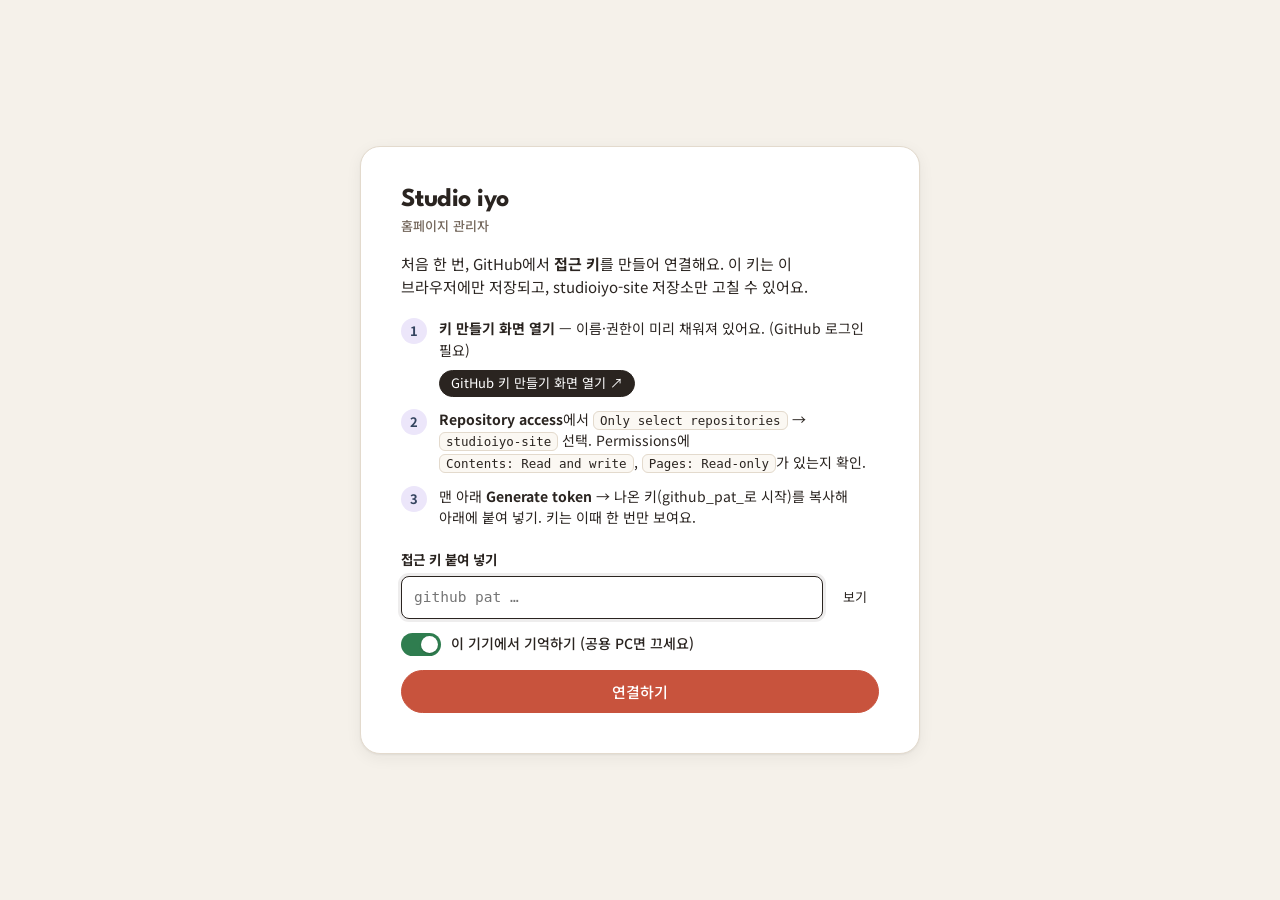
<file: admin/index.html>
<!doctype html>
<html lang="ko">
<head>
<meta charset="utf-8">
<meta name="viewport" content="width=device-width, initial-scale=1, viewport-fit=cover">
<meta name="robots" content="noindex, nofollow">
<meta name="referrer" content="no-referrer">
<title>studioiyo 관리자</title>
<link rel="icon" type="image/png" href="/assets/favicon.png">
<link rel="preconnect" href="https://fonts.googleapis.com">
<link rel="preconnect" href="https://fonts.gstatic.com" crossorigin>
<link rel="stylesheet" href="https://fonts.googleapis.com/css2?family=League+Spartan:wght@600;700&family=Noto+Sans+KR:wght@400;500;700&display=swap">
<link rel="stylesheet" href="admin.css?v=1">
<script>
  /* 관리자 설정: 저장소 정보 (바꿀 일이 거의 없어요) */
  window.IYO_ADMIN_CONFIG = {
    owner: 'dbswnd921215-lab',
    repo: 'studioiyo-site',
    branch: 'main',
    siteUrl: 'https://studioiyo.com'
  };
</script>
</head>
<body>
<noscript>관리자 페이지는 JavaScript가 켜져 있어야 동작해요.</noscript>
<div id="app" class="boot">
  <div class="boot-msg"><span class="spinner"></span> 관리자 페이지를 여는 중…</div>
</div>
<div id="toasts" aria-live="polite"></div>
<script src="render.js?v=1"></script>
<script src="core.js?v=1"></script>
<script src="ui.js?v=1"></script>
<script src="views.js?v=1"></script>
</body>
</html>
</file>
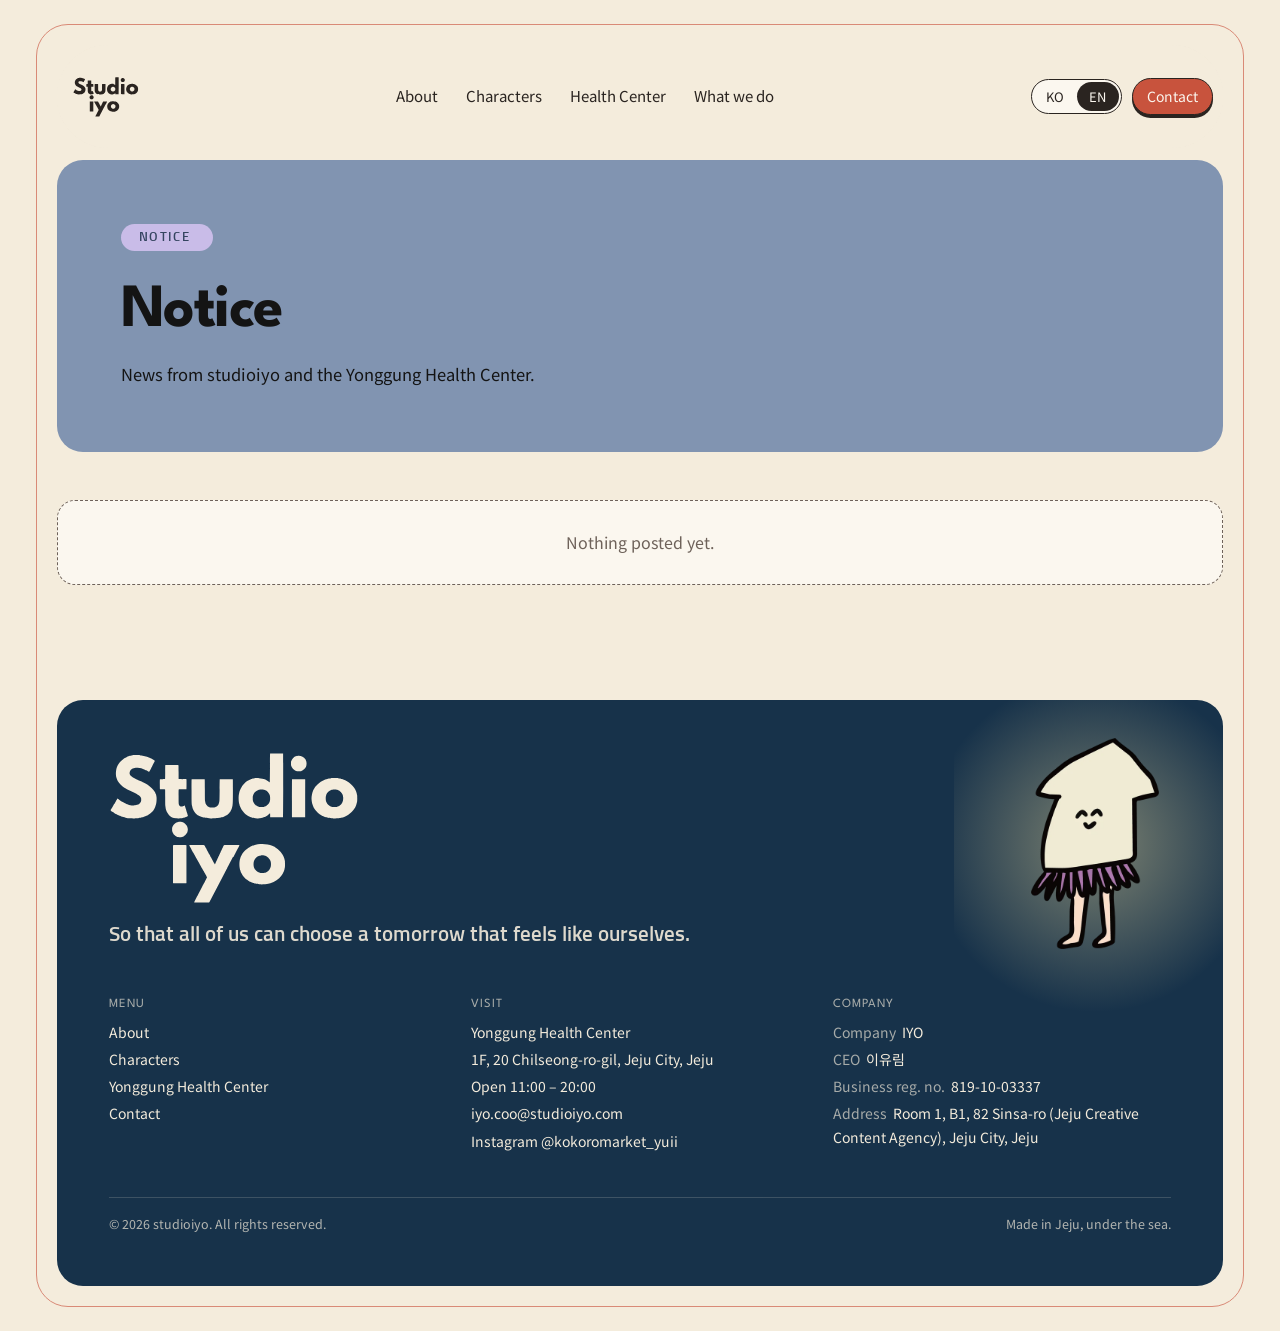
<file: notice/index.html>
<!doctype html>
<html lang="ko" data-lang="ko" data-default-lang="auto">
<head>
<meta charset="utf-8">
<meta name="viewport" content="width=device-width, initial-scale=1, viewport-fit=cover">
<title>공지사항 | studioiyo</title>
<script>(function(){var r=document.documentElement,s=null,d=r.getAttribute("data-default-lang");try{s=localStorage.getItem("iyo-lang")}catch(e){}r.lang=r.dataset.lang=(s==="ko"||s==="en")?s:(d==="ko"||d==="en")?d:((navigator.language||"ko").toLowerCase().indexOf("ko")===0?"ko":"en")})()</script>
<meta name="description" content="studioiyo와 용궁건강원의 새 소식을 전해요.">
<link rel="canonical" href="https://studioiyo.com/notice/">
<meta property="og:title" content="공지사항">
<meta property="og:description" content="studioiyo와 용궁건강원의 새 소식을 전해요.">
<meta property="og:url" content="https://studioiyo.com/notice/">
<meta property="og:type" content="website">
<meta property="og:site_name" content="studioiyo">
<link rel="icon" type="image/png" href="/assets/favicon.png">
<link rel="preconnect" href="https://fonts.googleapis.com">
<link rel="preconnect" href="https://fonts.gstatic.com" crossorigin>
<link rel="stylesheet" href="https://fonts.googleapis.com/css2?family=League+Spartan:wght@400..800&amp;family=Noto+Sans+KR:wght@400;500;700&amp;family=Sunflower:wght@300;500;700&amp;display=swap">
<link rel="stylesheet" href="/assets/css/site.css?v=8fa033a6">
<style id="theme">:root{--sand:#F4ECDC;--paper:#FBF7EF;--ink:#2A2420;--ink-soft:#6E625A;--coral:#C8533D;--coral-line:#D98A77;--card:#8194B1;--slate:#34445F;--lavender:#C9BCE8;--butter:#F3CC7E;--sky:#BCDDEA;--peach:#F5C9A3;--seaglass:#CFE2CF;--lilac:#DDB9D7;--deep:#17324A;--f-en:"League Spartan","Noto Sans KR",system-ui,sans-serif;--f-ko:"Sunflower","Noto Sans KR","Apple SD Gothic Neo",sans-serif;--f-body:"Noto Sans KR","Apple SD Gothic Neo","Malgun Gothic",system-ui,sans-serif;--k:1;--hs:1;--gk:1;--maxw:1280px;--r-lg:26px;--r-md:18px}</style>
</head>
<body class="is-sub">

<div class="frame">
<svg width="0" height="0" style="position:absolute" aria-hidden="true"><symbol id="iyo-logo" viewBox="0 0 574 350"><path fill="currentColor" fill-rule="evenodd" d="M195.6 345.5 C195.5 345.2 195.9 343.6 196.3 343.1 C196.4 342.9 197.2 341.5 198.0 340.0 C198.8 338.4 200.1 335.9 200.9 334.3 C201.7 332.8 202.5 331.2 202.7 330.8 C202.9 330.4 203.1 330.0 203.2 329.8 C203.4 329.5 204.1 328.1 204.9 326.6 C205.7 325.1 207.0 322.5 207.9 320.9 C208.7 319.2 210.1 316.6 210.9 315.1 C211.7 313.6 213.0 311.0 213.9 309.4 C214.7 307.7 216.3 304.7 217.4 302.6 C218.4 300.6 220.0 297.6 220.8 295.9 C221.7 294.3 223.0 291.9 223.7 290.5 C224.4 289.1 225.0 287.8 225.0 287.5 C225.0 287.3 224.8 286.8 224.5 286.4 C224.2 286.1 224.0 285.7 224.0 285.6 C224.0 285.5 220.0 278.3 219.5 277.5 C219.3 277.3 219.1 276.8 218.9 276.4 C218.7 276.0 218.2 275.2 217.9 274.6 C217.6 274.1 217.1 273.3 216.9 272.9 C216.7 272.5 216.4 272.0 216.3 271.8 C216.1 271.5 215.1 269.6 213.9 267.5 C212.7 265.4 211.6 263.5 211.5 263.2 C211.3 263.0 211.1 262.5 210.9 262.1 C210.7 261.7 210.2 260.9 209.9 260.4 C209.6 259.8 209.1 259.0 208.9 258.6 C208.7 258.2 208.4 257.7 208.3 257.5 C208.1 257.3 207.1 255.4 205.9 253.2 C204.7 251.1 203.6 249.2 203.5 249.0 C203.4 248.8 203.1 248.3 202.9 247.9 C202.7 247.5 202.2 246.7 201.9 246.1 C201.5 245.6 201.2 245.0 201.1 244.8 C200.8 244.2 196.8 236.9 196.5 236.5 C196.4 236.3 196.1 235.8 195.9 235.4 C195.7 235.0 195.2 234.2 194.9 233.6 C194.6 233.1 194.1 232.3 193.9 231.9 C193.7 231.5 193.4 231.0 193.3 230.8 C192.9 230.3 188.9 223.0 188.7 222.5 C188.6 222.3 188.2 221.7 187.9 221.1 C187.6 220.6 187.1 219.8 186.9 219.4 C186.7 219.0 186.2 218.2 185.9 217.6 C185.6 217.1 185.1 216.3 185.0 216.0 C184.8 215.7 184.5 215.2 184.3 214.9 C183.9 214.5 183.9 214.4 184.4 214.1 C185.0 213.6 218.2 213.6 218.8 214.1 C219.2 214.4 220.2 216.1 221.1 217.9 C221.3 218.3 222.0 219.5 222.6 220.6 C223.2 221.7 224.1 223.4 224.6 224.4 C225.1 225.3 225.8 226.6 226.1 227.1 C226.4 227.7 227.1 228.9 227.6 229.9 C228.5 231.5 229.4 233.2 231.0 236.1 C231.4 236.8 232.1 238.2 232.6 239.1 C233.1 240.1 233.8 241.3 234.1 241.9 C234.4 242.4 235.1 243.7 235.6 244.6 C236.1 245.6 236.8 246.8 237.1 247.4 C237.4 247.9 238.1 249.2 238.6 250.1 C239.1 251.1 239.8 252.3 240.1 252.9 C240.4 253.4 241.1 254.7 241.6 255.6 C242.1 256.6 242.6 257.4 242.8 257.5 C243.1 257.7 243.8 257.3 243.8 257.0 C243.8 256.8 244.3 255.6 244.9 254.3 C246.8 250.2 247.7 248.4 248.4 246.9 C248.7 246.1 249.4 244.6 249.9 243.6 C250.9 241.4 251.6 239.8 252.0 239.0 C252.1 238.7 252.4 238.2 252.5 238.0 C252.6 237.8 253.0 236.9 253.4 236.1 C254.2 234.2 255.0 232.5 255.3 232.0 C255.4 231.8 255.6 231.5 255.7 231.2 C256.0 230.5 256.7 228.8 257.9 226.4 C258.5 225.0 259.3 223.4 259.5 222.8 C259.8 222.1 260.1 221.5 260.3 221.2 C260.4 221.0 260.6 220.7 260.7 220.5 C260.9 219.9 262.0 217.4 262.8 215.8 C263.2 215.0 263.7 214.1 264.0 214.0 C264.8 213.6 298.5 213.7 299.1 214.1 C299.5 214.4 299.4 214.6 298.0 217.3 C297.2 218.8 295.9 221.4 295.1 222.9 C294.3 224.4 293.0 227.0 292.1 228.6 C290.6 231.5 288.5 235.5 286.8 238.8 C286.4 239.7 286.0 240.6 285.9 240.8 C285.8 241.1 285.6 241.2 285.0 241.2 C284.4 241.2 284.3 241.4 284.1 242.0 C284.0 242.4 283.9 242.8 283.8 242.9 C283.7 242.9 282.9 244.2 282.1 245.8 C281.4 247.4 280.0 250.0 279.1 251.6 C278.3 253.3 276.9 255.9 276.1 257.4 C275.4 258.9 274.0 261.5 273.1 263.1 C272.2 264.8 271.4 266.4 271.2 266.8 C270.9 267.6 270.9 267.6 269.6 269.9 C269.0 271.0 268.4 272.2 268.3 272.5 C268.1 272.8 267.9 273.3 267.8 273.5 C267.6 273.7 266.9 275.1 266.1 276.6 C265.3 278.1 264.0 280.7 263.1 282.4 C262.3 284.0 260.9 286.6 260.1 288.1 C259.3 289.6 258.0 292.2 257.1 293.9 C256.3 295.5 254.9 298.1 254.1 299.6 C253.3 301.1 252.0 303.7 251.1 305.4 C250.3 307.0 248.9 309.6 248.1 311.1 C247.3 312.6 246.0 315.2 245.1 316.9 C244.3 318.5 242.9 321.1 242.1 322.6 C241.3 324.1 240.0 326.7 239.1 328.4 C238.3 330.0 236.9 332.6 236.1 334.1 C235.3 335.6 234.0 338.2 233.1 339.9 C232.2 341.5 231.3 343.3 231.1 343.7 C230.9 344.2 230.5 344.9 230.2 345.2 L229.7 345.8 L212.7 345.8 C201.5 345.8 195.7 345.7 195.6 345.5Z M345.4 303.8 C341.4 303.3 339.0 302.9 337.9 302.6 C337.2 302.4 336.2 302.2 335.6 302.1 C334.5 301.9 331.7 301.1 330.6 300.6 C330.1 300.4 329.6 300.2 329.4 300.2 C329.3 300.2 328.7 300.0 328.1 299.8 C326.1 298.9 324.9 298.3 324.2 298.0 C323.9 297.9 323.2 297.5 322.6 297.1 C322.1 296.8 321.3 296.3 320.9 296.1 C320.5 295.9 319.7 295.4 319.1 295.0 C318.6 294.6 317.6 293.9 316.9 293.4 C313.8 291.3 307.5 284.5 305.9 281.6 C305.4 280.8 305.1 280.1 304.5 279.2 C304.3 278.9 303.8 277.9 303.4 277.0 C303.0 276.1 302.6 275.1 302.4 274.8 C302.2 274.4 302.0 273.7 301.9 273.3 C301.8 272.8 301.5 272.0 301.4 271.6 C300.8 270.3 300.0 266.5 299.7 263.6 C298.9 256.9 299.7 248.1 301.4 243.8 C301.6 243.3 301.8 242.6 301.9 242.2 C302.2 241.2 303.8 237.7 304.9 235.9 C305.2 235.3 305.7 234.5 305.9 234.1 C306.6 232.9 309.5 229.3 311.2 227.4 C313.7 224.8 319.7 220.1 322.2 218.8 C322.6 218.6 323.3 218.2 323.9 217.9 C324.4 217.5 325.0 217.2 325.2 217.1 C327.0 216.3 328.5 215.7 329.0 215.4 C329.3 215.2 330.0 215.0 330.5 214.9 C331.0 214.8 331.7 214.5 332.1 214.4 C336.1 212.7 345.4 211.2 352.0 211.2 C359.8 211.2 368.9 212.9 374.6 215.4 C376.9 216.4 378.2 217.0 378.5 217.1 C378.7 217.2 379.3 217.5 379.8 217.8 C380.3 218.1 381.3 218.8 382.1 219.2 C382.9 219.7 384.1 220.5 384.8 221.0 C385.4 221.5 386.5 222.3 387.2 222.8 C388.9 224.0 393.9 229.1 395.5 231.1 C397.2 233.3 398.2 234.8 398.2 235.1 C398.2 235.2 398.4 235.5 398.6 235.7 C398.8 235.9 399.2 236.7 399.6 237.5 C400.0 238.3 400.4 239.1 400.5 239.3 C401.3 240.9 402.7 245.0 403.1 247.1 C403.3 248.1 403.6 249.3 403.8 249.9 C404.0 250.6 404.1 252.9 404.1 257.8 C404.1 264.0 404.0 264.8 403.5 266.6 C403.2 267.7 403.0 268.9 403.0 269.2 C403.0 269.5 402.8 270.1 402.6 270.5 C402.5 270.8 402.2 271.6 402.1 272.1 C402.0 272.7 401.8 273.4 401.6 273.8 C401.4 274.1 401.0 274.9 400.7 275.6 C399.1 279.3 398.0 281.3 395.7 284.3 C389.7 292.2 380.7 298.3 370.5 301.5 C366.9 302.6 365.0 302.9 358.4 303.7 C356.2 304.0 347.8 304.0 345.4 303.8Z M147.6 301.1 L147.0 300.7 L147.0 257.5 L147.0 214.2 L147.6 214.0 C148.5 213.7 176.2 213.7 177.1 214.0 L177.8 214.2 L177.8 257.5 L177.8 300.7 L177.2 301.1 C176.7 301.5 174.9 301.5 162.4 301.5 C149.9 301.5 148.0 301.5 147.6 301.1Z M357.4 277.3 C358.6 277.0 359.8 276.5 360.1 276.4 C360.4 276.2 360.8 276.0 361.0 276.0 C361.2 276.0 361.8 275.7 362.4 275.3 C367.3 272.0 369.9 268.5 371.3 263.2 C372.1 260.2 372.1 255.3 371.3 252.1 C371.0 250.9 370.5 249.7 370.3 249.4 C370.2 249.1 370.0 248.7 370.0 248.5 C370.0 247.9 367.3 244.2 365.8 242.7 C363.3 240.3 359.8 238.5 356.1 237.7 C353.8 237.2 350.1 237.2 348.5 237.6 C347.7 237.8 346.6 238.0 345.9 238.1 C345.3 238.2 344.7 238.4 344.6 238.5 C344.5 238.6 344.1 238.9 343.6 239.0 C342.4 239.3 339.7 241.0 338.2 242.4 C335.9 244.4 334.0 247.3 332.9 250.1 C331.5 254.0 331.5 261.5 332.9 265.4 C335.2 271.6 339.8 275.7 346.4 277.2 C349.3 278.0 349.4 278.0 352.4 277.9 C354.1 277.8 355.9 277.6 357.4 277.3Z M158.8 195.4 C157.6 195.1 156.2 194.7 155.7 194.4 C155.2 194.2 154.7 194.0 154.6 194.0 C154.3 194.0 151.5 191.9 150.4 190.8 C148.1 188.8 146.7 186.5 145.6 183.2 C145.0 181.6 144.9 181.0 144.9 177.9 C144.9 174.7 144.9 174.2 145.6 172.4 C146.3 170.3 146.5 170.0 147.7 168.1 C149.2 165.7 152.4 162.8 155.0 161.6 C157.7 160.3 159.5 159.9 162.8 159.9 C165.3 159.9 166.2 160.0 167.8 160.5 C172.0 161.8 175.3 164.2 177.8 168.0 C178.4 169.0 179.0 169.9 179.0 170.0 C179.0 170.1 179.2 170.5 179.5 171.0 C179.7 171.5 180.0 172.4 180.1 172.9 C180.2 173.4 180.5 174.4 180.6 175.1 C180.8 175.8 181.0 177.0 181.0 177.8 C181.0 179.3 180.0 184.0 179.6 184.6 C179.4 184.7 179.2 185.2 179.1 185.5 C178.9 186.4 176.5 189.7 175.3 190.8 C174.1 192.0 172.1 193.4 171.0 193.9 C170.5 194.1 169.7 194.5 169.1 194.8 C168.5 195.0 167.9 195.3 167.6 195.3 C167.3 195.3 166.6 195.4 165.9 195.6 C164.2 196.1 161.3 196.0 158.8 195.4Z M54.4 152.6 C54.1 152.6 51.9 152.4 49.5 152.3 C45.5 152.0 40.6 151.3 38.1 150.7 C37.6 150.6 36.4 150.3 35.5 150.1 C34.0 149.8 32.5 149.4 30.6 148.7 C30.2 148.6 29.3 148.3 28.6 148.1 C27.3 147.8 25.0 146.9 24.3 146.5 C24.1 146.4 23.6 146.1 23.2 146.0 C22.9 145.9 22.5 145.6 22.2 145.5 C22.0 145.4 20.7 144.7 19.2 144.0 C17.8 143.3 16.5 142.6 16.2 142.5 C16.0 142.4 14.9 141.7 13.6 141.0 C10.8 139.4 10.7 139.4 8.7 138.0 C4.9 135.5 3.8 134.5 3.8 133.7 C3.8 133.4 4.0 132.8 4.3 132.3 C4.6 131.8 5.0 131.2 5.2 130.9 C5.9 129.7 7.4 127.2 7.9 126.4 C8.2 125.9 9.1 124.4 9.9 123.0 C10.7 121.6 11.6 120.1 11.9 119.6 C12.2 119.2 13.1 117.7 13.9 116.3 C14.7 114.9 15.6 113.4 15.9 112.9 C16.1 112.4 16.8 111.3 17.4 110.4 C17.9 109.5 18.6 108.3 18.8 107.8 C19.1 107.4 19.4 107.0 19.5 107.0 C19.8 107.0 22.6 109.1 24.0 110.3 C24.7 110.9 27.9 113.0 29.1 113.6 C29.8 114.0 30.8 114.6 31.4 114.9 C33.7 116.2 41.5 120.0 41.9 120.0 C42.0 120.0 42.7 120.2 43.4 120.5 C46.6 121.7 51.6 122.8 54.4 122.8 C55.4 122.8 57.8 122.5 59.8 122.2 C67.4 121.1 71.1 118.8 73.2 114.0 C73.8 112.6 73.8 112.0 73.9 109.5 C73.9 107.0 73.8 106.4 73.3 105.3 C72.1 102.6 70.6 101.1 66.2 98.2 C64.5 97.0 62.9 96.0 62.6 95.8 C61.9 95.4 57.7 93.3 57.0 93.0 C56.7 92.9 56.2 92.6 56.0 92.5 C55.8 92.4 55.1 92.1 54.5 91.8 C49.3 89.5 39.4 84.5 37.5 83.3 C36.6 82.7 35.7 82.1 35.5 82.0 C33.6 81.3 25.5 74.0 23.4 71.2 C23.2 70.9 22.6 70.1 22.2 69.5 C19.7 66.2 18.0 62.4 16.6 57.4 C15.5 53.3 15.5 45.3 16.7 40.1 C17.5 36.9 18.8 33.0 19.4 32.2 C19.6 32.0 19.7 31.7 19.7 31.6 C19.7 30.9 22.3 26.9 24.4 24.2 C25.1 23.4 26.6 21.7 27.8 20.6 C29.9 18.5 34.3 15.0 34.7 15.0 C34.8 15.0 35.5 14.5 36.3 14.0 C37.2 13.4 38.8 12.5 40.1 11.8 C41.3 11.2 42.7 10.6 43.0 10.4 C43.4 10.2 43.8 10.0 44.0 10.0 C44.1 10.0 44.7 9.8 45.2 9.6 C46.4 9.0 49.0 8.3 51.2 7.9 C52.1 7.7 53.4 7.4 54.0 7.2 C55.5 6.8 69.3 6.8 71.1 7.2 C71.8 7.4 73.4 7.7 74.6 7.9 C77.5 8.3 82.1 9.4 84.6 10.3 C85.0 10.4 85.9 10.7 86.6 10.9 C88.0 11.3 89.8 11.9 91.3 12.6 C91.8 12.8 92.4 13.0 92.6 13.0 C92.8 13.0 93.0 13.1 93.1 13.2 C93.3 13.4 94.3 13.8 95.5 14.3 C96.7 14.7 97.9 15.3 98.2 15.5 C98.5 15.8 98.9 16.0 99.0 16.0 C99.3 16.0 104.4 19.4 104.9 20.0 C105.3 20.5 105.3 20.6 105.0 21.2 C104.5 21.9 98.9 33.0 98.3 34.2 C98.1 34.6 97.9 35.0 97.7 35.2 C97.6 35.5 97.4 35.9 97.2 36.2 C97.1 36.6 96.9 37.0 96.8 37.2 C96.6 37.5 95.7 39.4 94.6 41.5 C93.5 43.6 92.5 45.4 92.3 45.4 C91.9 45.6 91.2 45.2 89.4 44.1 C88.8 43.8 88.0 43.3 87.6 43.1 C87.1 42.9 86.7 42.7 86.6 42.5 C86.6 42.4 86.2 42.2 85.8 42.1 C85.2 42.0 83.8 41.4 82.1 40.6 C81.7 40.4 81.0 40.1 80.6 40.0 C80.2 39.9 79.1 39.5 78.1 39.1 C75.4 38.1 72.6 37.3 70.6 37.0 C69.6 36.9 68.5 36.6 68.1 36.5 C67.8 36.4 66.0 36.2 64.1 36.2 C60.5 36.2 56.8 36.9 54.9 37.8 C54.3 38.0 53.8 38.2 53.7 38.2 C53.4 38.2 51.4 39.6 50.7 40.3 C49.0 41.9 47.6 45.1 47.3 48.1 C47.1 50.3 48.6 53.5 50.7 55.2 C51.2 55.6 51.8 56.1 52.0 56.3 C52.6 56.8 55.8 58.9 56.2 59.1 C56.5 59.2 57.5 59.8 58.6 60.4 C60.6 61.5 62.5 62.5 63.8 63.0 C64.1 63.1 64.5 63.4 64.8 63.5 C65.0 63.6 65.7 63.9 66.3 64.2 C67.0 64.5 68.0 65.0 68.6 65.2 C69.2 65.5 70.2 66.0 70.8 66.2 C71.4 66.5 72.5 67.0 73.3 67.3 C74.1 67.7 74.9 68.0 75.1 68.0 C75.3 68.0 75.6 68.2 75.7 68.4 C75.9 68.5 76.3 68.8 76.7 68.9 C77.4 69.0 80.6 70.6 83.8 72.3 C90.2 75.8 97.8 82.0 102.0 87.1 C103.5 89.0 106.0 92.7 106.0 93.1 C106.0 93.3 107.1 95.8 107.5 96.6 C108.1 97.6 109.0 102.0 109.2 104.5 C109.5 107.8 109.1 115.5 108.6 117.0 C108.4 117.6 108.2 118.7 108.1 119.5 C108.0 120.3 107.8 121.1 107.7 121.4 C107.5 121.6 107.3 122.4 107.1 123.0 C106.6 124.7 105.8 126.9 105.5 127.4 C105.4 127.7 105.1 128.2 105.0 128.5 C104.9 128.8 104.5 129.5 104.2 130.1 C103.9 130.6 103.2 131.6 102.8 132.4 C101.8 134.1 99.3 137.2 97.9 138.6 C95.6 140.8 92.2 143.3 90.5 144.2 C90.2 144.4 89.4 144.8 88.9 145.1 C88.3 145.5 87.7 145.8 87.5 145.9 C81.0 148.8 78.5 149.7 76.1 150.1 C75.6 150.2 74.8 150.5 74.4 150.6 C74.0 150.8 72.6 151.1 71.4 151.2 C70.2 151.4 69.1 151.6 69.0 151.6 C68.4 152.0 55.7 152.8 54.4 152.6Z M153.9 152.3 C147.0 151.4 142.2 149.2 138.0 145.0 C136.1 143.1 134.9 141.5 133.7 139.1 C132.8 137.5 132.0 135.6 132.0 135.4 C132.0 135.3 131.8 134.7 131.5 134.2 C130.9 132.7 130.0 129.4 129.9 127.5 C129.8 126.6 129.5 124.9 129.4 123.8 C129.1 122.1 129.0 118.0 129.0 103.9 C129.0 87.2 129.0 86.0 128.6 85.9 C128.3 85.8 125.7 85.7 122.7 85.8 C119.5 85.8 117.1 85.7 117.0 85.6 C116.8 85.4 116.7 80.9 116.7 74.1 C116.7 63.9 116.8 62.9 117.1 62.6 C117.4 62.4 119.1 62.3 123.0 62.3 C126.0 62.3 128.6 62.2 128.7 62.1 C128.9 62.0 129.0 57.6 129.0 46.3 C129.0 37.7 129.1 30.5 129.2 30.3 C129.5 29.9 158.9 29.8 159.4 30.3 C159.7 30.5 159.7 33.0 159.8 46.3 C159.8 57.4 159.8 62.0 160.0 62.1 C160.2 62.2 164.0 62.3 168.5 62.3 C173.6 62.2 176.9 62.3 177.3 62.5 L178.0 62.7 L178.0 73.8 C178.0 80.0 177.9 85.1 177.8 85.4 C177.7 85.7 176.7 85.8 169.2 85.8 C163.8 85.8 160.5 85.8 160.2 86.0 C159.8 86.3 159.8 86.7 159.8 100.9 C159.8 116.2 159.9 119.3 160.8 121.0 C161.0 121.5 161.2 122.0 161.2 122.2 C161.2 122.8 163.5 124.7 164.4 124.9 C165.9 125.2 169.3 124.9 170.0 124.4 C170.3 124.2 170.8 124.0 171.0 124.0 C171.2 124.0 171.8 123.7 172.3 123.3 C173.8 122.3 173.9 122.3 175.6 128.0 C176.0 129.2 176.3 130.3 176.3 130.5 C176.3 130.8 176.4 131.0 176.5 131.1 C176.6 131.2 176.8 131.6 176.9 132.1 C177.0 132.5 177.3 133.5 177.5 134.2 C177.7 135.0 178.2 136.5 178.5 137.5 C178.8 138.5 179.3 140.2 179.7 141.2 C180.0 142.2 180.2 143.2 180.2 143.5 C180.2 143.8 180.3 144.0 180.5 144.1 C180.9 144.4 181.3 146.5 181.0 147.0 C180.7 147.5 178.0 149.0 177.4 149.0 C177.3 149.0 176.8 149.2 176.4 149.4 C175.3 150.0 172.3 150.9 171.0 151.1 C170.4 151.2 169.7 151.4 169.4 151.6 C168.8 151.9 160.5 152.7 158.6 152.7 C157.9 152.7 155.8 152.5 153.9 152.3Z M234.1 152.6 C222.8 151.9 219.2 151.3 213.2 149.5 C210.2 148.5 207.1 147.1 205.1 145.8 C204.4 145.4 203.7 145.0 203.6 145.0 C203.5 145.0 202.6 144.3 201.6 143.5 C199.6 141.8 197.4 139.5 196.0 137.4 C194.9 135.9 192.8 131.6 192.8 131.0 C192.8 130.8 192.6 130.5 192.5 130.3 C192.1 130.0 191.4 127.2 190.6 123.6 C189.7 118.7 189.5 113.9 189.5 87.6 C189.5 63.7 189.5 63.2 190.0 62.8 C190.5 62.3 190.9 62.3 204.8 62.3 C213.7 62.3 219.2 62.4 219.5 62.5 C220.0 62.7 220.0 63.8 220.1 86.8 C220.1 102.9 220.3 111.3 220.5 112.1 C220.6 112.8 220.9 114.2 221.1 115.2 C221.5 117.3 221.9 118.6 222.9 120.8 C223.7 122.3 226.9 125.7 228.0 125.9 C228.3 126.0 228.9 126.2 229.2 126.4 C231.7 128.0 242.3 128.0 244.8 126.4 C245.1 126.2 245.7 126.0 246.0 125.9 C247.0 125.7 250.3 122.4 251.0 121.0 C251.9 119.2 252.5 117.3 252.9 115.4 C253.1 114.4 253.4 113.1 253.5 112.5 C253.8 111.7 253.9 105.2 254.0 87.1 C254.1 73.7 254.2 62.7 254.3 62.6 C254.4 62.5 261.1 62.4 269.0 62.3 C283.1 62.3 283.5 62.3 284.0 62.8 C284.5 63.2 284.5 63.7 284.5 87.8 C284.5 113.4 284.3 118.9 283.5 123.2 C282.8 126.7 281.5 131.3 280.7 132.5 C280.6 132.7 280.4 133.2 280.2 133.5 C280.1 133.8 279.9 134.3 279.7 134.5 C279.6 134.7 279.4 135.1 279.3 135.4 C278.9 136.3 277.2 138.7 275.7 140.4 C274.3 141.9 270.8 145.0 270.4 145.0 C270.3 145.0 269.9 145.2 269.5 145.5 C268.4 146.2 265.5 147.7 263.8 148.4 C260.2 149.8 259.6 150.0 258.6 150.1 C258.1 150.2 257.1 150.4 256.5 150.6 C253.0 151.7 239.2 152.9 234.1 152.6Z M339.2 152.7 C339.2 152.6 337.7 152.4 336.0 152.3 C332.9 152.0 329.2 151.3 327.5 150.6 C327.0 150.4 326.3 150.2 326.0 150.1 C325.3 149.9 324.1 149.4 321.9 148.3 C321.1 147.8 320.0 147.3 319.6 147.1 C319.2 146.9 318.3 146.3 317.5 145.8 C316.7 145.2 315.7 144.5 315.2 144.2 C312.6 142.4 307.6 136.9 305.1 133.1 C303.9 131.2 303.8 131.1 301.5 126.4 C301.2 125.9 301.0 125.3 301.0 125.2 C301.0 125.0 300.8 124.4 300.5 123.9 C300.2 123.3 300.0 122.7 300.0 122.6 C300.0 122.4 299.8 121.6 299.5 120.8 C298.0 116.1 297.3 108.9 297.7 102.3 C297.9 100.0 298.2 97.5 298.4 96.6 C298.6 95.8 298.8 94.7 298.9 94.2 C299.5 90.8 302.2 84.1 304.2 81.1 C304.6 80.4 305.0 79.7 305.0 79.6 C305.0 79.4 306.1 77.9 308.1 75.4 C310.6 72.2 314.8 68.5 318.3 66.2 C319.8 65.2 324.0 63.0 324.4 63.0 C324.5 63.0 325.1 62.8 325.6 62.5 C326.1 62.2 326.7 62.0 326.9 62.0 C327.1 62.0 327.9 61.8 328.7 61.5 C329.5 61.2 330.7 61.0 331.4 60.9 C332.1 60.8 332.9 60.6 333.2 60.4 C334.2 60.1 340.8 59.8 344.4 60.0 C348.9 60.3 355.8 61.7 356.6 62.5 C356.7 62.6 357.0 62.8 357.2 62.8 C357.6 62.8 360.0 63.8 360.8 64.3 C361.0 64.4 361.4 64.6 361.6 64.7 C362.4 65.1 366.2 67.6 367.7 68.9 C368.4 69.5 369.1 70.0 369.3 70.0 C369.4 70.0 369.5 56.2 369.6 36.9 C369.6 7.7 369.7 3.7 370.0 3.5 C370.6 3.1 399.3 3.2 399.7 3.6 C400.1 3.9 400.1 149.6 399.8 149.9 C399.5 150.0 370.2 150.1 370.1 149.9 C370.0 149.8 369.9 147.7 370.0 145.3 C370.0 142.6 369.9 140.7 369.7 140.6 C369.6 140.5 368.9 141.0 368.2 141.7 C365.5 144.5 362.2 146.9 359.0 148.5 C358.1 148.9 357.2 149.4 356.9 149.5 C355.2 150.5 349.7 151.9 346.6 152.2 C343.3 152.6 339.4 152.8 339.2 152.7Z M515.2 152.7 C515.2 152.6 513.4 152.4 511.2 152.3 C507.4 152.0 503.1 151.3 501.0 150.6 C500.4 150.4 499.4 150.2 498.9 150.1 C498.3 150.0 497.6 149.8 497.4 149.6 C497.1 149.5 496.5 149.2 496.0 149.1 C495.3 149.0 494.3 148.6 491.9 147.5 C491.3 147.3 490.7 147.0 490.5 146.9 C490.3 146.8 489.7 146.5 489.1 146.1 C488.6 145.8 487.8 145.4 487.4 145.1 C487.0 144.9 486.3 144.6 486.0 144.3 C485.6 144.1 484.6 143.4 483.7 142.8 C481.0 141.0 476.7 136.9 474.2 133.8 C470.7 129.3 468.1 124.1 466.5 118.2 C465.8 115.5 465.0 109.1 465.0 106.2 C465.0 101.1 466.9 91.6 468.5 88.8 C468.6 88.6 469.1 87.6 469.5 86.8 C474.0 77.4 482.9 69.3 494.2 64.3 C494.9 64.0 495.6 63.7 495.7 63.8 C495.8 63.8 496.3 63.6 496.7 63.4 C497.6 62.9 499.6 62.3 501.4 61.9 C502.2 61.7 503.0 61.5 503.2 61.4 C503.4 61.3 504.6 61.0 506.0 60.9 C507.3 60.7 508.9 60.4 509.6 60.2 C511.7 59.8 524.3 59.9 526.4 60.3 C527.5 60.6 529.0 60.8 529.8 60.9 C530.7 61.0 531.7 61.2 532.2 61.4 C532.6 61.6 533.4 61.8 534.0 61.9 C534.6 62.0 535.7 62.3 536.4 62.5 C537.2 62.8 538.4 63.3 539.2 63.6 C540.7 64.1 544.6 65.9 545.2 66.3 C545.5 66.4 546.0 66.7 546.4 66.9 C552.3 70.1 559.4 76.6 562.8 81.8 C564.5 84.3 566.0 86.9 566.0 87.3 C566.0 87.4 566.3 88.1 566.6 88.7 C567.0 89.3 567.2 90.0 567.2 90.2 C567.2 90.3 567.4 90.9 567.6 91.3 C568.4 93.2 568.9 95.2 569.8 100.1 C570.0 101.8 570.0 111.3 569.8 112.8 C569.6 113.4 569.4 114.8 569.2 116.0 C568.9 117.2 568.6 118.6 568.4 119.1 C568.2 119.7 568.0 120.3 568.0 120.5 C568.0 121.4 565.4 127.0 564.0 129.4 C560.8 134.5 555.2 140.2 549.6 143.9 C544.7 147.2 538.0 150.0 532.6 151.0 C531.9 151.2 530.6 151.4 529.8 151.6 C527.3 152.2 515.6 153.0 515.2 152.7Z M420.2 149.8 C419.9 149.6 420.0 63.2 420.2 62.8 C420.6 62.2 449.1 62.1 449.9 62.6 L450.5 63.0 L450.4 106.4 L450.4 149.9 L435.4 149.9 C427.1 150.0 420.3 149.9 420.2 149.8Z M355.1 126.0 C356.0 125.9 357.0 125.6 357.3 125.4 C357.6 125.2 358.2 125.0 358.7 124.9 C359.1 124.8 359.6 124.6 359.8 124.4 C359.9 124.2 360.2 124.0 360.3 124.0 C360.8 124.0 363.0 122.2 364.8 120.5 C366.7 118.5 368.2 116.1 369.3 112.8 C369.8 111.3 369.9 110.7 369.9 106.4 C369.9 101.3 369.7 100.2 368.2 97.0 C366.6 93.6 361.9 88.9 359.5 88.1 C359.1 88.0 358.6 87.8 358.4 87.6 C358.1 87.5 357.0 87.1 356.0 86.7 C354.4 86.2 353.6 86.1 350.1 86.1 C346.6 86.1 345.9 86.2 344.2 86.7 C337.4 88.9 332.9 93.3 330.7 100.1 C330.2 101.7 330.1 102.4 330.1 106.4 C330.1 110.6 330.2 111.0 330.8 113.1 C331.2 114.3 331.6 115.3 331.7 115.4 C331.9 115.4 332.0 115.8 332.1 116.1 C332.5 117.7 335.9 121.6 338.1 123.1 C339.8 124.2 341.3 125.0 341.8 125.0 C342.0 125.0 342.4 125.2 342.7 125.4 C343.0 125.6 344.1 125.9 345.2 126.0 C346.2 126.1 347.1 126.3 347.2 126.4 C347.5 126.6 353.2 126.4 355.1 126.0Z M522.6 126.0 C523.6 125.9 524.6 125.6 524.9 125.4 C525.2 125.2 525.6 125.0 525.8 125.0 C526.7 125.0 530.3 122.6 532.0 121.0 C533.5 119.5 535.5 116.6 535.9 115.1 C536.1 114.6 536.4 114.0 536.5 113.9 C536.9 113.3 537.6 109.4 537.7 106.7 C537.8 104.6 537.7 103.5 537.4 102.5 C537.2 101.8 537.0 100.9 537.0 100.5 C537.0 100.1 536.8 99.4 536.5 98.9 C536.2 98.4 536.0 97.6 535.9 97.2 C535.8 96.8 535.6 96.4 535.5 96.4 C535.4 96.3 534.9 95.6 534.5 94.9 C534.1 94.1 533.0 92.8 532.2 91.9 C530.6 90.3 527.4 88.0 526.7 88.0 C526.5 88.0 526.2 87.9 526.1 87.8 C526.1 87.6 525.0 87.2 523.8 86.8 C521.8 86.2 521.3 86.1 517.6 86.1 C513.5 86.1 512.3 86.4 509.1 87.7 C507.6 88.3 504.2 90.6 503.1 91.8 C501.7 93.2 499.3 96.8 499.1 97.8 C499.0 98.3 498.8 98.9 498.6 99.1 C498.1 99.9 497.6 103.3 497.6 106.4 C497.6 109.3 498.1 112.9 498.5 113.4 C498.6 113.5 498.9 114.2 499.1 114.8 C499.5 116.2 501.3 119.1 502.8 120.7 C503.9 121.9 506.1 123.6 507.1 124.0 C507.4 124.1 507.8 124.3 508.0 124.5 C509.0 125.0 511.4 125.8 512.9 126.0 C513.8 126.2 514.7 126.3 514.7 126.4 C515.0 126.6 520.7 126.3 522.6 126.0Z M432.1 44.1 C428.7 43.5 425.5 41.7 422.9 39.0 C420.5 36.5 419.9 35.5 418.6 32.2 C417.9 30.7 417.9 30.4 417.9 26.4 L417.9 22.1 L418.8 20.0 C419.9 17.5 421.2 15.6 422.9 13.9 C424.3 12.5 427.8 10.0 428.3 10.0 C428.5 10.0 429.0 9.8 429.4 9.6 C430.3 9.1 433.6 8.5 435.7 8.5 C441.9 8.5 447.3 11.4 450.9 16.8 C451.5 17.8 452.0 18.6 452.0 18.7 C452.0 18.8 452.2 19.3 452.5 19.9 C453.2 21.4 453.6 23.6 453.6 26.5 C453.6 29.4 453.2 31.6 452.5 33.1 C452.2 33.7 452.0 34.2 452.0 34.3 C452.0 34.7 449.6 38.0 448.4 39.2 C447.1 40.5 444.8 42.2 444.3 42.2 C444.2 42.2 443.9 42.4 443.8 42.6 C443.6 42.8 443.3 43.0 443.0 43.0 C442.8 43.0 442.3 43.2 441.9 43.4 C440.1 44.4 435.4 44.7 432.1 44.1Z"/></symbol></svg>

  <header class="top">
    <a class="logo" href="/" aria-label="Studio iyo"><svg class="logo-svg" viewBox="0 0 574 350" role="img" aria-label="Studio iyo"><use href="#iyo-logo"/></svg></a>
    <nav class="nav" aria-label="Main">
      <a href="/#about"><span class="ko">소개</span><span class="en">About</span></a>
      <a href="/#nine"><span class="ko">캐릭터</span><span class="en">Characters</span></a>
      <a href="/#visit"><span class="ko">용궁건강원</span><span class="en">Health Center</span></a>
      <a href="/#work"><span class="ko">하는 일</span><span class="en">What we do</span></a>
    </nav>
    <div class="top-right">
      <div class="lang" role="group" aria-label="Language">
        <button type="button" id="lang-ko" data-set-lang="ko" aria-pressed="true">KO</button>
        <button type="button" id="lang-en" data-set-lang="en" aria-pressed="false">EN</button>
      </div>
      <a class="btn sm" href="/#contact"><span class="ko">문의하기</span><span class="en">Contact</span></a>
    </div>
  </header>

  <main id="top" class="sub">
    <section class="page-head">
      <p class="eyebrow"><span class="pill">Notice</span></p>
      <h1><span class="ko ko-d">공지사항</span><span class="en en-d">Notice</span></h1>
      <p><span class="ko">studioiyo와 용궁건강원의 새 소식을 전해요.</span><span class="en">News from studioiyo and the Yonggung Health Center.</span></p>
    </section>
    <section class="board">
      <p class="empty"><span class="ko">아직 등록된 글이 없어요.</span><span class="en">Nothing posted yet.</span></p>
    </section>
  </main>

  <footer class="foot" aria-label="Footer">
    <div class="lamp" aria-hidden="true"><img src="/assets/characters/hanchi.webp" alt=""></div>
    <div>
      <div class="foot-word"><svg class="logo-svg" viewBox="0 0 574 350" role="img" aria-label="Studio iyo"><use href="#iyo-logo"/></svg></div>
      <p class="foot-line"><span class="ko">우리 모두가 나다운 내일을 선택할 수 있도록.</span><span class="en">So that all of us can choose a tomorrow that feels like ourselves.</span></p>
    </div>
    <div class="foot-grid">
      <div>
        <h3>Menu</h3>
        <ul>
          <li><a href="/#about"><span class="ko">소개</span><span class="en">About</span></a></li>
          <li><a href="/#nine"><span class="ko">용궁체질 캐릭터</span><span class="en">Characters</span></a></li>
          <li><a href="/#visit"><span class="ko">용궁건강원</span><span class="en">Yonggung Health Center</span></a></li>
          <li><a href="/#contact"><span class="ko">문의</span><span class="en">Contact</span></a></li>
        </ul>
      </div>
      <div>
        <h3>Visit</h3>
        <ul>
          <li><span class="ko">용궁건강원</span><span class="en">Yonggung Health Center</span></li>
          <li><span class="ko">제주특별자치도 제주시 칠성로길 20, 1층</span><span class="en">1F, 20 Chilseong-ro-gil, Jeju City, Jeju</span></li>
          <li><span class="ko">운영 11:00 – 20:00</span><span class="en">Open 11:00 – 20:00</span></li>
          <li>iyo.coo@studioiyo.com</li>
          <li><a href="https://www.instagram.com/kokoromarket_yuii/" target="_blank" rel="noopener">Instagram @kokoromarket_yuii</a></li>
        </ul>
      </div>
      <div>
        <h3>Company</h3>
        <ul>
          <li><span class="k"><span class="ko">상호</span><span class="en">Company</span></span><span class="ko">이요(IYO)</span><span class="en">IYO</span></li>
          <li><span class="k"><span class="ko">대표</span><span class="en">CEO</span></span>이유림</li>
          <li><span class="k"><span class="ko">사업자등록번호</span><span class="en">Business reg. no.</span></span>819-10-03337</li>
          <li><span class="k"><span class="ko">주소</span><span class="en">Address</span></span><span class="ko">제주특별자치도 제주시 신사로 82 (제주콘텐츠진흥원) B1, 1호</span><span class="en">Room 1, B1, 82 Sinsa-ro (Jeju Creative Content Agency), Jeju City, Jeju</span></li>
        </ul>
      </div>
    </div>
    <div class="foot-bottom">
      <span>© 2026 studioiyo. All rights reserved.</span>
      <span>Made in Jeju, under the sea.</span>
    </div>
  </footer>
</div>
<script src="/assets/js/site.js?v=09371f34" defer></script>
</body>
</html>
</file>
<file: assets/css/site.css>
/* studioiyo site stylesheet. Theme values (colours, fonts, sizes) are overridden per page by an inline <style id="theme"> generated from data/theme.json in the admin.
   Layout: one coral-outlined frame; scrolling descends from sky-blue surface → sand beach → coloured sea blocks → deep-sea footer.
   Single deliberate light look (brand site), so colours are set explicitly rather than themed. */
:root{
  color-scheme: light;
  --sand:#F4ECDC;      /* page ground: Jeju beach sand */
  --paper:#FBF7EF;     /* card inner */
  --ink:#2A2420;       /* the characters' outline colour */
  --ink-soft:#6E625A;
  --coral:#C8533D;     /* 돌문어 — primary accent, About block, buttons */
  --coral-line:#D98A77;
  --sky:#BCDDEA;       /* 남방큰돌고래 — hero sea */
  --butter:#F3CC7E;    /* 옥돔 — 용궁건강원 block */
  --lilac:#DDB9D7;     /* 뿔소라 */
  --peach:#F5C9A3;     /* 딱새우 */
  --seaglass:#CFE2CF;  /* 전복 */
  --deep:#17324A;      /* 용궁 — deep-sea footer */

  --card:#8194B1;      /* 명함 블루 — hero */
  --slate:#34445F;     /* 발표자료 헤드라인 */
  --lavender:#C9BCE8;  /* 발표자료 라벨 */

  /* Type: League Spartan = 로고·영문 (명함), Sunflower = 국문 제목 (발표자료 톤), Noto Sans KR = 본문 (소개서) */
  --f-en:"League Spartan","Noto Sans KR",system-ui,sans-serif;
  --f-ko:"Sunflower","Noto Sans KR","Apple SD Gothic Neo",sans-serif;
  --f-body:"Noto Sans KR","Apple SD Gothic Neo","Malgun Gothic",system-ui,sans-serif;

  --r-lg:26px; --r-md:18px; --r-pill:999px;
  --gap-section:calc(clamp(64px,9vw,120px) * var(--gk));
  --k:1; --hs:1; --gk:1; --maxw:1280px;
}
*{box-sizing:border-box}
html{scroll-behavior:smooth}
body{
  background:var(--sand); color:var(--ink);
  font-family:var(--f-body); font-size:calc(16px * var(--k)); line-height:1.65;
  padding-inline:clamp(16px,2.4vw,28px); padding-block:16px;
  -webkit-font-smoothing:antialiased;
  word-break:keep-all; overflow-wrap:break-word;
}
img{max-width:100%;display:block}
a{color:inherit}
button{font:inherit;color:inherit}
:focus-visible{outline:2px solid var(--ink);outline-offset:3px;border-radius:6px}

/* language switch */
html[data-lang="en"] .ko{display:none!important}
html:not([data-lang="en"]) .en{display:none!important}

.frame{
  max-width:var(--maxw); margin-inline:auto;
  border:1px solid var(--coral-line); border-radius:32px;
  padding:clamp(10px,1.6vw,20px);
  display:grid; grid-template-columns:minmax(0,1fr); gap:var(--gap-section);
}
main{display:grid;grid-template-columns:minmax(0,1fr);gap:var(--gap-section)}

/* type roles */
.en-d{font-family:var(--f-en);font-weight:700;letter-spacing:-.025em}
.ko-d{font-family:var(--f-ko);font-weight:500;letter-spacing:-.01em}
.label{font-family:var(--f-en);font-weight:600;font-size:calc(12.5px * var(--k));letter-spacing:.1em;text-transform:uppercase}
.eyebrow{display:flex;align-items:center;gap:10px;flex-wrap:wrap;margin:0 0 14px}
.pill{display:inline-block;background:var(--lavender);color:var(--slate);font-family:var(--f-ko);font-weight:500;font-size:calc(13px * var(--k));letter-spacing:.1em;text-transform:uppercase;border-radius:var(--r-pill);padding:3px 18px 2px;min-width:92px}
.eyebrow b{font-size:calc(14.5px * var(--k));font-weight:700}
h1,h2,h3{margin:0;text-wrap:balance;line-height:1.12}
p{margin:0}

/* header */
.top{
  position:sticky; top:env(safe-area-inset-top,0px); z-index:20;
  display:flex; align-items:center; justify-content:space-between; gap:16px;
  padding:10px 10px 10px 16px; margin-bottom:calc(var(--gap-section) * -1 + 12px);
  background:color-mix(in srgb,var(--sand) 88%,transparent);
  backdrop-filter:blur(8px); border-radius:var(--r-pill);
}
.logo{display:block;line-height:0;color:var(--ink)}
.logo svg{height:40px;width:auto;display:block}
.logo-svg{display:block;width:100%;height:auto}
.nav{display:flex;gap:clamp(14px,2.2vw,32px);font-size:calc(15px * var(--k))}
.nav a{text-decoration:none;position:relative}
.nav a::after{content:"";position:absolute;left:0;right:0;bottom:-2px;height:1px;background:currentColor;transform:scaleX(0);transform-origin:left;transition:transform .25s}
.nav a:hover::after{transform:scaleX(1)}
.top-right{display:flex;align-items:center;gap:10px}
.lang{display:flex;border:1.5px solid var(--ink);border-radius:var(--r-pill);padding:2px;background:var(--paper)}
.lang button{border:0;background:transparent;border-radius:var(--r-pill);padding:4px 12px;font-size:calc(13px * var(--k));cursor:pointer;letter-spacing:.04em}
.lang button[aria-pressed="true"]{background:var(--ink);color:var(--paper)}
.btn{
  display:inline-flex;align-items:center;gap:8px;
  background:var(--coral);color:var(--paper);text-decoration:none;
  border:1.5px solid var(--ink);border-radius:var(--r-pill);
  padding:9px 20px;font-size:calc(15px * var(--k));cursor:pointer;
  box-shadow:0 3px 0 var(--ink);transition:transform .15s, box-shadow .15s;
}
.btn:hover{transform:translateY(-1px);box-shadow:0 4px 0 var(--ink)}
.btn:active{transform:translateY(2px);box-shadow:0 1px 0 var(--ink)}
.btn.sm{padding:6px 14px;font-size:calc(14px * var(--k))}
.btn.ghost{background:var(--paper);color:var(--ink)}

/* hero */
.hero{
  background:var(--card); border-radius:var(--r-lg); overflow:hidden;
  position:relative; padding:clamp(18px,2.6vw,30px) clamp(18px,3vw,36px) 0;
}
.hero-meta{display:flex;justify-content:space-between;gap:12px;flex-wrap:wrap;color:#1F2A3D}
.hero-logo{width:clamp(220px,36vw,470px);margin:clamp(22px,3.4vw,44px) auto 0;color:#141414}
.hero-logo svg{display:block;width:100%;height:auto}
.cutouts{display:flex;justify-content:center;align-items:center;gap:clamp(30px,6vw,84px);margin-block:clamp(22px,3vw,36px) clamp(18px,2.4vw,28px)}
.cutouts img{height:var(--h);width:auto;animation:drift 4s ease-in-out infinite alternate}
.cutouts img:nth-child(2){animation-delay:-1.3s}.cutouts img:nth-child(3){animation-delay:-2.6s}
@keyframes drift{from{transform:translateY(0) rotate(-2deg)}to{transform:translateY(-5px) rotate(2deg)}}
.hero-tag{text-align:center;max-width:34ch;margin-inline:auto;font-size:calc(clamp(20px,2.4vw,30px) * var(--k) * var(--hs));line-height:1.35;color:#141414}
.hero-cta{display:flex;justify-content:center;gap:10px;flex-wrap:wrap;margin-top:22px}
.beach{position:relative;margin-top:clamp(8px,2vw,20px);padding-top:clamp(84px,11vw,140px);margin-inline:calc(clamp(18px,3vw,36px) * -1)}
.beach svg,.sand-band{position:relative;z-index:0}
.beach svg{display:block;width:100%;height:46px}
.sand-band{background:var(--sand);height:clamp(54px,6vw,72px)}
.parade{position:absolute;left:0;right:0;bottom:clamp(26px,3vw,36px);overflow:hidden;pointer-events:none;z-index:1}
.parade-track{display:flex;align-items:flex-end;gap:clamp(28px,4vw,64px);width:max-content;animation:walk 70s linear infinite}
.parade img{height:clamp(96px,13vw,170px);width:auto;animation:bob .9s ease-in-out infinite alternate}
.parade img.wide{height:clamp(78px,10vw,132px)}
.parade img:nth-child(odd){animation-delay:-.45s}
@keyframes walk{to{transform:translateX(-50%)}}
@keyframes bob{from{transform:translateY(0) rotate(-1.5deg)}to{transform:translateY(-6px) rotate(1.5deg)}}

/* about */
.about{
  background:var(--coral); color:var(--paper); border-radius:var(--r-lg);
  padding:clamp(28px,5vw,64px);
  display:grid; grid-template-columns:1.25fr 1fr; gap:clamp(28px,5vw,72px); align-items:start;
}
.about h2{font-size:calc(clamp(28px,3.6vw,46px) * var(--k) * var(--hs));line-height:1.22;margin-block:4px 28px}
.about h2 .ko-d{line-height:1.38}
.about-lead{font-size:calc(16.5px * var(--k));max-width:44ch}
.iyo{list-style:none;margin:28px 0 0;padding:0;display:grid;gap:10px}
.iyo li{display:grid;grid-template-columns:78px 1fr;align-items:baseline;gap:12px;border-top:1px solid rgba(251,247,239,.4);padding-top:10px}
.iyo b{font-family:var(--f-en);font-weight:700;font-size:calc(26px * var(--k));line-height:1;letter-spacing:-.01em}
.about-side{display:grid;gap:22px;font-size:calc(15.5px * var(--k));align-content:start;min-width:0}
.about-side h3{font-family:var(--f-en);font-weight:600;font-size:calc(12.5px * var(--k));letter-spacing:.1em;text-transform:uppercase;opacity:.85}
.facts{display:grid;margin:0;padding:0;list-style:none;border-top:1px solid rgba(251,247,239,.4)}
.facts li{display:flex;justify-content:space-between;gap:16px;padding:9px 0;border-bottom:1px solid rgba(251,247,239,.4);font-size:calc(14.5px * var(--k))}
.facts .k{opacity:.8;flex:none}
.facts li > span:last-child{text-align:right}
.facts.plain li > span:last-child{text-align:left}

/* section heads */
.sec-head{display:flex;align-items:flex-end;justify-content:space-between;gap:16px;margin-bottom:22px;flex-wrap:wrap}
.sec-head h2{font-size:calc(clamp(34px,4.6vw,58px) * var(--k) * var(--hs));color:var(--slate)}
.sec-head p{color:var(--ink-soft);max-width:44ch}

/* characters */
.arrows{display:flex;gap:8px}
.arrow{width:44px;height:44px;border-radius:50%;border:1.5px solid var(--ink);background:var(--paper);cursor:pointer;font-size:calc(18px * var(--k));display:grid;place-items:center}
.arrow:hover{background:var(--ink);color:var(--paper)}
.cast{
  display:grid; grid-auto-flow:column; grid-auto-columns:clamp(236px,24vw,292px); gap:16px;
  overflow-x:auto; scroll-snap-type:x mandatory; padding-bottom:6px; scrollbar-width:none;
}
.cast::-webkit-scrollbar{display:none}
.card{scroll-snap-align:start;background:var(--tint);border-radius:var(--r-md);padding:14px;display:grid;gap:10px;min-width:0;align-content:start}
.card-img{background:var(--paper);border-radius:12px;aspect-ratio:4/4.1;position:relative;max-width:100%}
.card-img img{position:absolute;left:12%;top:12%;width:76%;height:76%;object-fit:contain;transition:transform .35s cubic-bezier(.3,1.6,.5,1)}
.card:hover .card-img img{transform:translateY(-6px) rotate(-3deg)}
.card-title{display:flex;align-items:baseline;justify-content:space-between;gap:8px;flex-wrap:wrap}
.card-title strong{font-family:var(--f-ko);font-weight:700;font-size:calc(23px * var(--k));line-height:1.25}
.card-title strong.en{font-family:var(--f-en);font-weight:700;letter-spacing:-.02em}
.card-title small{font-size:calc(13px * var(--k));color:var(--ink-soft)}
.card-title small.ko{font-family:var(--f-en);font-weight:600}
.card-type{justify-self:start;font-size:calc(13px * var(--k));border:1.5px solid var(--ink);border-radius:var(--r-pill);padding:2px 12px;background:rgba(251,247,239,.75)}
.card p{font-size:calc(14.5px * var(--k));line-height:1.5}
.progress{height:3px;background:rgba(200,83,61,.18);border-radius:3px;margin-top:18px;overflow:hidden}
.progress span{display:block;height:100%;width:30%;background:var(--coral);border-radius:3px;transition:width .2s}

/* 용궁건강원 */
.brand{
  background:var(--butter); border-radius:var(--r-lg); padding:clamp(24px,4.4vw,56px);
  display:grid; grid-template-columns:1.1fr 1fr; gap:clamp(28px,4vw,56px); align-items:center;
}
.brand h2{font-size:calc(clamp(32px,4.2vw,54px) * var(--k) * var(--hs));color:var(--slate);margin-block:4px 16px}
.brand-copy{display:grid;gap:22px;max-width:54ch;min-width:0}
.steps{list-style:none;margin:0;padding:0;display:grid;grid-template-columns:repeat(4,minmax(0,1fr));gap:8px;counter-reset:s}
.steps li{background:var(--paper);border:1.5px solid var(--ink);border-radius:14px;padding:10px 12px 12px;font-size:calc(13.5px * var(--k));line-height:1.4;counter-increment:s}
.steps li::before{content:counter(s);display:block;font-family:var(--f-en);font-weight:700;font-size:calc(22px * var(--k));line-height:1;color:var(--coral);margin-bottom:6px}
.visit{display:grid;gap:4px;border-top:2px dashed rgba(42,36,32,.5);padding-top:16px}
.visit strong{font-family:var(--f-ko);font-size:calc(19px * var(--k))}
.visit small{color:#6b5530;font-size:calc(13.5px * var(--k))}
.visit .row{display:flex;gap:8px;flex-wrap:wrap;margin-top:10px}
.visit dl{display:grid;grid-template-columns:auto 1fr;gap:4px 14px;margin:10px 0 0;font-size:calc(14.5px * var(--k))}
.visit dt{color:#6b5530}
.visit dd{margin:0;font-variant-numeric:tabular-nums}

.slip{
  background:var(--paper); border:2px solid var(--ink); border-radius:14px;
  padding:22px 22px 18px; position:relative; box-shadow:6px 6px 0 var(--ink);
  max-width:440px; justify-self:center; width:100%;
}
.slip-head{display:flex;justify-content:space-between;align-items:baseline;border-bottom:2px dashed var(--ink);padding-bottom:10px;gap:10px;flex-wrap:wrap}
.slip-head strong{font-family:var(--f-ko);font-size:calc(20px * var(--k))}
.slip-head span{font-size:calc(12.5px * var(--k));color:var(--ink-soft);font-variant-numeric:tabular-nums}
.slip-body{display:grid;grid-template-columns:110px 1fr;gap:16px;align-items:center;padding-block:16px}
.slip-body img{max-height:130px;width:auto;margin-inline:auto}
.rx{display:grid;gap:8px;margin:0}
.rx div{display:grid;grid-template-columns:52px 1fr;gap:8px;font-size:calc(15px * var(--k));line-height:1.45}
.rx dt{color:var(--ink-soft);font-size:calc(13px * var(--k));padding-top:2px}
.rx dd{margin:0}
.rx .big{font-family:var(--f-ko);font-weight:700;font-size:calc(20px * var(--k));line-height:1.25}
.stamp{
  position:absolute;right:-16px;top:-22px;width:70px;height:70px;border-radius:50%;background:var(--paper);
  border:2.5px solid var(--coral);color:var(--coral);display:grid;place-items:center;
  font-family:var(--f-ko);font-weight:700;font-size:calc(15px * var(--k));line-height:1.1;text-align:center;transform:rotate(-14deg);
}
.slip-foot{display:flex;justify-content:space-between;align-items:center;gap:10px;border-top:2px dashed var(--ink);padding-top:14px;flex-wrap:wrap}
.slip-foot small{font-size:calc(12px * var(--k));color:var(--ink-soft);max-width:26ch;line-height:1.45}
.slip.shake{animation:shake .45s}
@keyframes shake{20%{transform:rotate(-2deg)}50%{transform:rotate(2deg)}80%{transform:rotate(-1deg)}}

/* what we do: stacked bars */
.bars{display:grid;gap:10px}
.bar{border-radius:var(--r-md);background:var(--c);color:var(--fc,var(--ink))}
.bar summary{
  list-style:none;cursor:pointer;display:flex;justify-content:space-between;align-items:center;gap:16px;
  padding:14px clamp(18px,2.4vw,28px);font-size:calc(clamp(22px,2.6vw,32px) * var(--k) * var(--hs));
}
.bar summary::-webkit-details-marker{display:none}
.bar summary .plus{font-family:var(--f-body);font-size:calc(24px * var(--k));transition:transform .25s;flex:none}
.bar[open] summary .plus{transform:rotate(45deg)}
.bar-body{display:grid;grid-template-columns:1fr auto;gap:24px;align-items:center;padding:0 clamp(18px,2.4vw,28px) 20px}
.bar-body p{max-width:58ch;font-size:calc(15.5px * var(--k))}
.bar-body .thumb{width:150px;height:118px;border-radius:12px;background:rgba(251,247,239,.7);position:relative;flex:none}
.bar-body .thumb img{position:absolute;left:14px;top:12px;width:calc(100% - 28px);height:calc(100% - 24px);object-fit:contain}
.bar-body ul{margin:10px 0 0;padding:0;list-style:none;display:flex;flex-wrap:wrap;gap:6px}
.bar-body ul li{font-size:calc(13px * var(--k));border:1px solid currentColor;border-radius:var(--r-pill);padding:1px 10px}

/* contact */
.contact{
  display:grid;grid-template-columns:1.2fr 1fr;gap:clamp(24px,4vw,56px);align-items:center;
  border:1.5px solid var(--ink);border-radius:var(--r-lg);padding:clamp(24px,4.4vw,56px);background:var(--paper);
}
.contact h2{font-size:calc(clamp(34px,4.6vw,60px) * var(--k) * var(--hs));color:var(--slate)}
.contact-copy{display:grid;gap:18px;min-width:0}
.mail{display:flex;align-items:center;gap:10px;flex-wrap:wrap}
.mail code{font-family:var(--f-en);font-weight:600;font-size:calc(clamp(18px,2vw,24px) * var(--k) * var(--hs));user-select:all;word-break:break-all}
.insta{font-size:calc(15px * var(--k));text-underline-offset:3px}
.copy-state{font-size:calc(13px * var(--k));color:var(--coral);min-height:1em}
.contact-art{display:flex;justify-content:center;align-items:flex-end;gap:clamp(8px,2vw,24px)}
.contact-art img{height:clamp(120px,15vw,200px);width:auto}
.contact-art img.wide{height:clamp(90px,10vw,140px)}

/* footer */
.foot{
  background:var(--deep);color:var(--sand);border-radius:var(--r-lg);
  padding:clamp(26px,4.4vw,52px);display:grid;gap:clamp(28px,4vw,44px);position:relative;overflow:hidden;
}
.foot-word{width:clamp(150px,20vw,250px);color:var(--sand)}
.foot-line{font-family:var(--f-ko);font-size:calc(clamp(17px,1.8vw,21px) * var(--k) * var(--hs));opacity:.9;margin-top:14px}
.foot-grid{display:grid;grid-template-columns:repeat(3,minmax(0,1fr));gap:24px;font-size:calc(14px * var(--k));position:relative}
.foot-grid h3{font-family:var(--f-en);font-size:calc(12.5px * var(--k));letter-spacing:.08em;text-transform:uppercase;opacity:.65;margin-bottom:10px;font-weight:400}
.foot-grid ul{list-style:none;margin:0;padding:0;display:grid;gap:4px}
.foot-grid a{text-decoration:none}
.foot-grid a:hover{text-decoration:underline}
.foot-grid .k{opacity:.65;margin-right:6px}
.foot-bottom{display:flex;justify-content:space-between;gap:12px;flex-wrap:wrap;font-size:calc(12.5px * var(--k));opacity:.7;border-top:1px solid rgba(244,236,220,.25);padding-top:16px}
.lamp{position:absolute;right:clamp(16px,5vw,64px);top:clamp(18px,3vw,40px);width:clamp(84px,10vw,128px)}
.lamp::before{content:"";position:absolute;inset:-60%;background:radial-gradient(circle,rgba(247,227,161,.45),rgba(247,227,161,0) 62%);z-index:0}
.lamp img{position:relative;animation:bob 2.4s ease-in-out infinite alternate}

/* responsive */
@media (max-width:960px){
  .steps{grid-template-columns:repeat(2,minmax(0,1fr))}
}
@media (max-width:880px){
  .about,.brand,.contact{grid-template-columns:1fr}
  .foot-grid{grid-template-columns:1fr 1fr}
  .nav{display:none}
  .bar-body{grid-template-columns:1fr}
  .bar-body .thumb{justify-self:end}
}
@media (max-width:520px){
  .top{padding-left:12px}
  .logo svg{height:34px}
  .top .btn{display:none}
  .hero-meta span:nth-child(2){display:none}
  .foot-grid{grid-template-columns:1fr}
  .lamp{display:none}
  .slip-body{grid-template-columns:1fr}
  .slip-body img{max-height:96px}
  .frame{padding:8px;border-radius:24px}
  .stamp{right:-8px;width:62px;height:62px;font-size:calc(13px * var(--k))}
  .iyo li{grid-template-columns:64px 1fr}
}
@media (prefers-reduced-motion:reduce){
  html{scroll-behavior:auto}
  .parade-track,.parade img,.lamp img,.cutouts img{animation:none}
  .slip.shake{animation:none}
}

/* ===== 아래는 관리자 페이지 도입과 함께 추가한 요소 ===== */

/* 공지 배너 (사이트 맨 위 띠) */
.notice-bar{
  max-width:var(--maxw); margin:0 auto 12px; display:flex; align-items:center; gap:12px;
  background:var(--coral); color:var(--paper); border:1.5px solid var(--ink); border-radius:var(--r-pill);
  padding:9px 10px 9px 22px; font-size:calc(14.5px * var(--k)); line-height:1.45;
}
.notice-bar[hidden]{display:none}
.notice-bar p{flex:1;min-width:0}
.notice-bar a{font-weight:700;text-underline-offset:3px;white-space:nowrap}
.notice-bar.tone-deep{background:var(--deep);color:var(--sand)}
.notice-bar.tone-slate{background:var(--slate);color:var(--paper)}
.notice-bar.tone-card{background:var(--card);color:#141414}
.notice-bar.tone-butter{background:var(--butter);color:var(--ink)}
.notice-x{flex:none;width:30px;height:30px;border-radius:50%;border:0;background:rgba(255,255,255,.18);cursor:pointer;font-size:calc(18px * var(--k));line-height:1}
.notice-x:hover{background:rgba(255,255,255,.32)}

/* 소식(최근 게시글) · 게시판 목록 */
.news .sec-head{align-items:flex-end}
.post-list{list-style:none;margin:0;padding:0;display:grid;gap:10px}
.post-list a{
  display:grid;grid-template-columns:auto minmax(0,1fr) auto;align-items:center;gap:18px;text-decoration:none;
  background:var(--paper);border:1.5px solid var(--ink);border-radius:var(--r-md);padding:16px clamp(16px,2.4vw,26px);
  transition:transform .15s, box-shadow .15s;
}
.post-list a:hover{transform:translateY(-2px);box-shadow:0 4px 0 var(--ink)}
.pl-img{width:88px;height:66px;border-radius:10px;overflow:hidden;background:var(--sand)}
.pl-img img{width:100%;height:100%;object-fit:cover}
.post-list a:not(:has(.pl-img)){grid-template-columns:minmax(0,1fr) auto}
.pl-body{display:grid;gap:3px;min-width:0}
.pl-meta{display:flex;gap:8px;align-items:center;font-size:calc(13px * var(--k));color:var(--ink-soft);font-variant-numeric:tabular-nums;margin:0}
.pin{font-style:normal;background:var(--coral);color:var(--paper);border-radius:var(--r-pill);padding:0 9px;font-size:calc(12px * var(--k))}
.pl-title{font-family:var(--f-ko);font-weight:700;font-size:calc(19px * var(--k));line-height:1.35}
.pl-sum{font-size:calc(14px * var(--k));color:var(--ink-soft);overflow:hidden;text-overflow:ellipsis;white-space:nowrap}
.pl-go{font-size:calc(20px * var(--k))}
.empty{color:var(--ink-soft);background:var(--paper);border:1.5px dashed var(--ink-soft);border-radius:var(--r-md);padding:28px;text-align:center}

/* 하위 페이지 공통 */
.page-head{
  background:var(--card);border-radius:var(--r-lg);padding:clamp(28px,5vw,64px);color:#141414;
}
.page-head h1{font-size:calc(clamp(34px,4.8vw,62px) * var(--k) * var(--hs));line-height:1.15;margin-top:6px}
.page-head p:not(.eyebrow){margin-top:14px;max-width:56ch;font-size:calc(16.5px * var(--k))}
main.sub{gap:clamp(28px,4vw,48px)}
.post{background:var(--paper);border:1.5px solid var(--ink);border-radius:var(--r-lg);padding:clamp(22px,5vw,64px);max-width:860px;width:100%;margin-inline:auto}
.crumb{font-size:calc(14px * var(--k));margin-bottom:18px}
.crumb a{text-decoration:none}
.crumb a:hover{text-decoration:underline}
.post-head{border-bottom:2px dashed var(--ink);padding-bottom:18px;margin-bottom:26px}
.post-head h1{font-size:calc(clamp(28px,3.6vw,44px) * var(--k) * var(--hs));color:var(--slate);margin-top:8px;line-height:1.25}
.post-cover{margin:0 0 26px}
.post-cover img{width:auto;max-width:100%;max-height:480px;margin-inline:auto;border-radius:var(--r-md)}
.post-nav{display:grid;grid-template-columns:1fr auto 1fr;gap:12px;align-items:center;border-top:2px dashed var(--ink);margin-top:36px;padding-top:18px}
.post-nav a:not(.btn){display:grid;gap:2px;text-decoration:none;font-size:calc(15px * var(--k));min-width:0}
.post-nav a:not(.btn):hover{text-decoration:underline}
.post-nav small{color:var(--ink-soft);font-size:calc(12.5px * var(--k))}
.post-nav .next{text-align:right}

/* 본문(마크다운) */
.prose{font-size:calc(16.5px * var(--k));line-height:1.8}
.prose > * + *{margin-top:1em}
.prose h2,.prose h3,.prose h4{font-family:var(--f-ko);color:var(--slate);line-height:1.3;margin-top:1.6em}
.prose h2{font-size:calc(28px * var(--k) * var(--hs))}
.prose h3{font-size:calc(22px * var(--k) * var(--hs))}
.prose h4{font-size:calc(18px * var(--k) * var(--hs))}
.prose ul,.prose ol{padding-left:1.3em}
.prose li + li{margin-top:.3em}
.prose a{text-underline-offset:3px;color:var(--coral)}
.prose img{border-radius:var(--r-md);margin-block:.4em}
.prose blockquote{margin-inline:0;border-left:4px solid var(--coral);padding:4px 0 4px 18px;color:var(--ink-soft)}
.prose hr{border:0;border-top:2px dashed var(--ink-soft);margin-block:2em}
.prose code{background:var(--sand);border-radius:6px;padding:1px 6px;font-size:.92em}

/* 직접 추가한 섹션(관리자 > 홈 화면 구성 > 섹션 추가) */
.block{
  background:var(--paper);border:1.5px solid var(--ink);border-radius:var(--r-lg);padding:clamp(24px,4.4vw,56px);
  display:grid;grid-template-columns:minmax(0,1fr);gap:clamp(24px,4vw,56px);align-items:center;
}
.block.has-img{grid-template-columns:1.2fr 1fr}
.block h2{font-size:calc(clamp(30px,4vw,52px) * var(--k) * var(--hs));color:var(--slate);margin-block:4px 16px}
.block-copy{display:grid;gap:14px;min-width:0}
.block.center{text-align:center}
.block.center .block-copy{justify-items:center}
.block.center .eyebrow{justify-content:center}
.block-img img{border-radius:var(--r-md);margin-inline:auto}

/* 404 */
.lost{display:grid;justify-items:center;text-align:center;gap:14px;padding:clamp(40px,8vw,96px) 16px;background:var(--paper);border:1.5px solid var(--ink);border-radius:var(--r-lg)}
.lost img{height:clamp(120px,16vw,180px);width:auto;animation:bob 1.2s ease-in-out infinite alternate}
.lost h1{font-size:calc(clamp(28px,4vw,48px) * var(--k) * var(--hs));color:var(--slate)}

@media (max-width:880px){
  .block.has-img{grid-template-columns:1fr}
}
@media (max-width:520px){
  .notice-bar{border-radius:var(--r-md);padding:10px 10px 10px 16px;align-items:flex-start}
  .post-list a{grid-template-columns:minmax(0,1fr) auto;gap:12px}
  .pl-img{display:none}
  .pl-sum{white-space:normal}
  .post-nav{grid-template-columns:1fr 1fr}
  .post-nav .btn{grid-column:1 / -1;justify-self:center;order:3}
}
@media (prefers-reduced-motion:reduce){
  .lost img{animation:none}
}
</file>
<file: admin/admin.css>
/* studioiyo 관리자 페이지 스타일 */
:root{
  color-scheme: light;
  --bg:#F5F1EA; --surface:#FFFFFF; --soft:#FBF8F3; --line:#E3DACD; --line-strong:#CFC3B2;
  --ink:#2A2420; --muted:#76695E; --faint:#A39686;
  --accent:#C8533D; --accent-hover:#B44532; --accent-soft:#FBE9E4;
  --slate:#34445F; --lav:#ECE6FA;
  --ok:#2F7D4F; --ok-soft:#E5F3EA; --warn:#9A6A12; --warn-soft:#FCF1DA; --err:#B42318; --err-soft:#FDECEA;
  --r:12px; --r-sm:8px;
  --shadow:0 1px 2px rgba(42,36,32,.06), 0 4px 16px rgba(42,36,32,.06);
  --side:244px;
  --f:"Noto Sans KR","Apple SD Gothic Neo","Malgun Gothic",system-ui,sans-serif;
  --f-en:"League Spartan","Noto Sans KR",system-ui,sans-serif;
  --mono:ui-monospace,SFMono-Regular,Menlo,Consolas,monospace;
}
*{box-sizing:border-box}
html,body{margin:0}
body{background:var(--bg);color:var(--ink);font-family:var(--f);font-size:15px;line-height:1.55;-webkit-font-smoothing:antialiased;word-break:keep-all;overflow-wrap:break-word}
a{color:inherit}
button,input,select,textarea{font:inherit;color:inherit}
:focus-visible{outline:2px solid var(--accent);outline-offset:2px}
h1,h2,h3,h4{margin:0;line-height:1.3}
p{margin:0}
[hidden]{display:none!important}

/* boot / spinner */
.boot{min-height:100vh;display:grid;place-items:center}
.boot-msg{display:flex;gap:10px;align-items:center;color:var(--muted)}
.spinner{width:18px;height:18px;border-radius:50%;border:2.5px solid var(--line-strong);border-top-color:var(--accent);animation:spin .8s linear infinite;display:inline-block;flex:none}
@keyframes spin{to{transform:rotate(360deg)}}

/* buttons */
.b{display:inline-flex;align-items:center;justify-content:center;gap:6px;border:1px solid var(--line-strong);background:var(--surface);border-radius:999px;padding:7px 15px;cursor:pointer;text-decoration:none;font-size:14px;line-height:1.3;white-space:nowrap;transition:background .15s,border-color .15s}
.b:hover{background:var(--soft);border-color:var(--ink)}
.b:disabled{opacity:.5;cursor:not-allowed}
.b.primary{background:var(--accent);border-color:var(--accent);color:#fff;font-weight:500}
.b.primary:hover{background:var(--accent-hover)}
.b.dark{background:var(--ink);border-color:var(--ink);color:#fff}
.b.danger{color:var(--err);border-color:#E9B8B2}
.b.danger:hover{background:var(--err-soft);border-color:var(--err)}
.b.ghost{border-color:transparent;background:transparent}
.b.ghost:hover{background:rgba(42,36,32,.06)}
.b.sm{padding:4px 11px;font-size:13px}
.b.icon{width:32px;height:32px;padding:0;border-radius:50%}
.b.lg{padding:11px 22px;font-size:15px}
.btn-row{display:flex;gap:8px;flex-wrap:wrap;align-items:center}

/* login */
.login{min-height:100vh;display:grid;place-items:center;padding:24px 16px}
.login-card{width:100%;max-width:560px;background:var(--surface);border:1px solid var(--line);border-radius:20px;padding:clamp(22px,5vw,40px);box-shadow:var(--shadow);display:grid;gap:20px}
.brand-mark{font-family:var(--f-en);font-weight:700;font-size:26px;letter-spacing:-.02em;line-height:1}
.brand-mark small{display:block;font-family:var(--f);font-weight:500;font-size:13px;color:var(--muted);letter-spacing:0;margin-top:6px}
.steps-guide{counter-reset:g;display:grid;gap:12px;margin:0;padding:0;list-style:none}
.steps-guide li{counter-increment:g;display:grid;grid-template-columns:28px 1fr;gap:10px;font-size:14px}
.steps-guide li::before{content:counter(g);width:26px;height:26px;border-radius:50%;background:var(--lav);color:var(--slate);display:grid;place-items:center;font-weight:700;font-size:13px}
.steps-guide b{font-weight:700}
.kbd{font-family:var(--mono);font-size:12.5px;background:var(--soft);border:1px solid var(--line);border-radius:6px;padding:1px 6px;white-space:nowrap}

/* shell */
.shell{display:grid;grid-template-columns:var(--side) minmax(0,1fr);min-height:100vh}
.side{position:sticky;top:0;height:100vh;overflow:auto;background:var(--soft);border-right:1px solid var(--line);padding:18px 12px 24px;display:flex;flex-direction:column;gap:14px}
.side .brand-mark{padding:6px 10px 2px}
.nav-group{display:grid;gap:2px}
.nav-group h4{font-size:11.5px;font-weight:700;letter-spacing:.06em;color:var(--faint);padding:8px 10px 4px}
.nav-item{display:flex;align-items:center;gap:10px;border:0;background:transparent;border-radius:var(--r-sm);padding:8px 10px;text-align:left;cursor:pointer;font-size:14.5px;color:var(--ink);width:100%}
.nav-item:hover{background:rgba(42,36,32,.05)}
.nav-item[aria-current="page"]{background:var(--surface);box-shadow:0 0 0 1px var(--line);font-weight:700}
.nav-item .ico{width:20px;text-align:center;flex:none;opacity:.8}
.nav-item .dot{margin-left:auto;width:7px;height:7px;border-radius:50%;background:var(--accent)}
.side-foot{margin-top:auto;font-size:12.5px;color:var(--muted);display:grid;gap:8px;padding:0 10px}
.side-foot a{color:var(--muted)}
.main{min-width:0;padding:22px clamp(16px,3vw,36px) 140px}
.topbar{display:flex;align-items:center;justify-content:space-between;gap:12px;flex-wrap:wrap;margin-bottom:18px}
.topbar h1{font-size:24px;font-weight:700;letter-spacing:-.01em}
.topbar .sub{color:var(--muted);font-size:14px;margin-top:2px}
.menu-btn{display:none}
.scrim{display:none}

/* cards & layout */
.card{background:var(--surface);border:1px solid var(--line);border-radius:var(--r);padding:clamp(16px,2.4vw,24px);box-shadow:0 1px 1px rgba(42,36,32,.03)}
.card + .card{margin-top:14px}
.card > h2{font-size:17px;font-weight:700;margin-bottom:14px}
.card > h2 + .desc{margin-top:-10px}
.card > .desc{color:var(--muted);font-size:13.5px;margin-bottom:16px}
.card-head{display:flex;justify-content:space-between;align-items:flex-start;gap:12px;flex-wrap:wrap;margin-bottom:14px}
.card-head h2{font-size:17px;font-weight:700}
.card-head .desc{color:var(--muted);font-size:13.5px;margin-top:2px}
.stack{display:grid;gap:14px}
.grid-2{display:grid;grid-template-columns:repeat(2,minmax(0,1fr));gap:14px}
.grid-3{display:grid;grid-template-columns:repeat(3,minmax(0,1fr));gap:14px}
.grid-4{display:grid;grid-template-columns:repeat(4,minmax(0,1fr));gap:12px}
.with-preview{display:grid;grid-template-columns:minmax(0,1fr) minmax(0,1fr);gap:18px;align-items:start}
.with-preview > .preview-pane{position:sticky;top:16px}
.muted{color:var(--muted)}
.small{font-size:13px}
.mono{font-family:var(--mono);font-size:13px}
.pill-tag{display:inline-flex;align-items:center;gap:4px;font-size:12px;font-weight:500;border-radius:999px;padding:2px 9px;background:var(--soft);border:1px solid var(--line);white-space:nowrap}
.pill-tag.ok{background:var(--ok-soft);border-color:#BFE0CB;color:var(--ok)}
.pill-tag.warn{background:var(--warn-soft);border-color:#EED9A6;color:var(--warn)}
.pill-tag.err{background:var(--err-soft);border-color:#F2C2BC;color:var(--err)}
.pill-tag.accent{background:var(--accent-soft);border-color:#F1C7BD;color:var(--accent)}
.note{border-radius:var(--r-sm);background:var(--soft);border:1px solid var(--line);padding:10px 14px;font-size:13.5px;color:var(--muted)}
.note.warn{background:var(--warn-soft);border-color:#EED9A6;color:#6B4A0C}
.note.err{background:var(--err-soft);border-color:#F2C2BC;color:var(--err)}
.note.ok{background:var(--ok-soft);border-color:#BFE0CB;color:#205C39}
.note b{color:inherit}
.hr{height:1px;background:var(--line);margin:6px 0}

/* stat cards */
.stats{display:grid;grid-template-columns:repeat(4,minmax(0,1fr));gap:12px;margin-bottom:14px}
.stat{background:var(--surface);border:1px solid var(--line);border-radius:var(--r);padding:16px;display:grid;gap:6px;align-content:start}
.stat .k{font-size:12.5px;color:var(--muted);font-weight:500}
.stat .v{font-size:20px;font-weight:700;line-height:1.2;display:flex;align-items:center;gap:8px;flex-wrap:wrap}
.stat .s{font-size:12.5px;color:var(--muted)}
.quick{display:grid;grid-template-columns:repeat(4,minmax(0,1fr));gap:10px}
.quick button{display:grid;gap:4px;text-align:left;border:1px solid var(--line);background:var(--soft);border-radius:var(--r);padding:14px;cursor:pointer}
.quick button:hover{border-color:var(--ink);background:var(--surface)}
.quick b{font-size:14.5px}
.quick span{font-size:12.5px;color:var(--muted)}

/* forms */
.field{display:grid;gap:6px;min-width:0}
.field > label,.field > .lbl{font-size:13.5px;font-weight:700;display:flex;align-items:center;gap:8px;flex-wrap:wrap}
.field .help{font-size:12.5px;color:var(--muted);font-weight:400}
.in{width:100%;border:1px solid var(--line-strong);background:var(--surface);border-radius:var(--r-sm);padding:9px 12px;font-size:14.5px;min-width:0}
.in:focus{outline:none;border-color:var(--ink);box-shadow:0 0 0 3px rgba(42,36,32,.08)}
textarea.in{resize:vertical;min-height:72px;line-height:1.6}
textarea.in.code{font-family:var(--mono);font-size:13px}
select.in{appearance:none;background-image:linear-gradient(45deg,transparent 50%,var(--muted) 50%),linear-gradient(135deg,var(--muted) 50%,transparent 50%);background-position:calc(100% - 17px) 55%,calc(100% - 12px) 55%;background-size:5px 5px;background-repeat:no-repeat;padding-right:32px}
.i18n{display:grid;grid-template-columns:repeat(2,minmax(0,1fr));gap:8px}
.lang-in{position:relative}
.lang-in .in{padding-left:42px}
.lang-in .tag{position:absolute;left:8px;top:8px;font-size:11px;font-weight:700;letter-spacing:.04em;background:var(--soft);border:1px solid var(--line);border-radius:5px;padding:1px 5px;color:var(--muted);pointer-events:none}
.lang-in.en .tag{background:var(--lav);color:var(--slate);border-color:#D8CFF0}
.switch{display:inline-flex;align-items:center;gap:10px;cursor:pointer;user-select:none;font-size:14px;font-weight:500}
.switch input{position:absolute;opacity:0;pointer-events:none}
.switch .track{width:40px;height:23px;border-radius:999px;background:var(--line-strong);position:relative;transition:background .15s;flex:none}
.switch .track::after{content:"";position:absolute;top:3px;left:3px;width:17px;height:17px;border-radius:50%;background:#fff;box-shadow:0 1px 2px rgba(0,0,0,.2);transition:transform .15s}
.switch input:checked + .track{background:var(--ok)}
.switch input:checked + .track::after{transform:translateX(17px)}
.switch input:focus-visible + .track{outline:2px solid var(--accent);outline-offset:2px}
.color-in{display:flex;gap:8px;align-items:center}
.color-in input[type=color]{width:42px;height:38px;border:1px solid var(--line-strong);border-radius:var(--r-sm);padding:3px;background:var(--surface);cursor:pointer;flex:none}
.color-in .in{font-family:var(--mono);font-size:13.5px;text-transform:uppercase;max-width:120px}
.range-in{display:flex;gap:12px;align-items:center}
.range-in input[type=range]{flex:1;accent-color:var(--accent)}
.range-in output{min-width:64px;text-align:right;font-variant-numeric:tabular-nums;font-weight:700;font-size:14px}

/* image field */
.img-in{display:flex;gap:12px;align-items:center}
.img-in .thumb{width:72px;height:72px;border-radius:var(--r-sm);border:1px solid var(--line);background:var(--soft) center/contain no-repeat;flex:none;display:grid;place-items:center;color:var(--faint);font-size:12px;overflow:hidden}
.img-in .thumb img{max-width:100%;max-height:100%;object-fit:contain}
.img-in .meta{display:grid;gap:6px;min-width:0}
.img-in .path{font-family:var(--mono);font-size:12px;color:var(--muted);word-break:break-all}

/* list field */
.list{display:grid;gap:8px}
.li{border:1px solid var(--line);border-radius:var(--r-sm);background:var(--soft)}
.li-head{display:flex;align-items:center;gap:8px;padding:6px 6px 6px 12px;min-height:44px}
.li-head .t{flex:1;min-width:0;font-size:14px;font-weight:500;overflow:hidden;text-overflow:ellipsis;white-space:nowrap;cursor:pointer}
.li-head .t small{font-weight:400;color:var(--muted);margin-left:6px}
.li-head .num{font-size:12px;color:var(--faint);font-variant-numeric:tabular-nums;width:18px;text-align:center}
.li-head img{width:30px;height:30px;object-fit:contain;flex:none}
.li-body{padding:4px 14px 16px;display:grid;gap:12px;border-top:1px dashed var(--line)}
.li.closed .li-body{display:none}
.li-tools{display:flex;gap:2px}
.li-tools .b.icon{width:30px;height:30px;font-size:14px}
.swatch{width:16px;height:16px;border-radius:50%;border:1px solid rgba(0,0,0,.15);display:inline-block;flex:none}

/* sections list (home) */
.sec-list{display:grid;gap:8px}
.sec-row{display:flex;align-items:center;gap:10px;border:1px solid var(--line);background:var(--surface);border-radius:var(--r-sm);padding:8px 8px 8px 12px;cursor:pointer}
.sec-row:hover{border-color:var(--line-strong)}
.sec-row.on{border-color:var(--ink);box-shadow:0 0 0 1px var(--ink)}
.sec-row.off .nm{color:var(--faint);text-decoration:line-through}
.sec-row .nm{flex:1;min-width:0;font-weight:500}
.sec-row .nm small{display:block;font-weight:400;color:var(--muted);font-size:12px}

/* tables */
.tbl{width:100%;border-collapse:collapse;font-size:14px}
.tbl th{text-align:left;font-size:12.5px;color:var(--muted);font-weight:500;border-bottom:1px solid var(--line);padding:8px 10px}
.tbl td{border-bottom:1px solid var(--line);padding:10px;vertical-align:middle}
.tbl tr.click{cursor:pointer}
.tbl tr.click:hover td{background:var(--soft)}
.tbl .title-cell{font-weight:500}
.tbl .title-cell small{display:block;color:var(--muted);font-weight:400;font-size:12.5px}
.tabs{display:flex;gap:4px;flex-wrap:wrap;border-bottom:1px solid var(--line);margin-bottom:14px}
.tabs button{border:0;background:transparent;padding:8px 14px;border-bottom:2px solid transparent;cursor:pointer;font-size:14px;color:var(--muted);margin-bottom:-1px}
.tabs button[aria-selected="true"]{color:var(--ink);border-bottom-color:var(--accent);font-weight:700}

/* markdown editor */
.md{border:1px solid var(--line-strong);border-radius:var(--r-sm);background:var(--surface);overflow:hidden}
.md-bar{display:flex;gap:2px;flex-wrap:wrap;align-items:center;padding:5px;border-bottom:1px solid var(--line);background:var(--soft)}
.md-bar .b{border:0;background:transparent;border-radius:6px;padding:4px 9px;font-size:13px}
.md-bar .b:hover{background:var(--surface)}
.md-bar .sep{width:1px;height:18px;background:var(--line-strong);margin:0 4px}
.md-bar .grow{flex:1}
.md-bar .seg{display:inline-flex;border:1px solid var(--line-strong);border-radius:999px;overflow:hidden}
.md-bar .seg button{border:0;background:transparent;padding:3px 10px;font-size:12.5px;cursor:pointer}
.md-bar .seg button[aria-pressed="true"]{background:var(--ink);color:#fff}
.md textarea{border:0;border-radius:0;min-height:260px;box-shadow:none!important;font-size:15px}
.md-preview{padding:16px 18px;min-height:260px;font-size:15px;line-height:1.75}
.md-preview > * + *{margin-top:.8em}
.md-preview img{max-width:100%;border-radius:8px}
.md-preview blockquote{margin:0;border-left:3px solid var(--accent);padding-left:12px;color:var(--muted)}

/* preview pane */
.preview-pane{background:var(--surface);border:1px solid var(--line);border-radius:var(--r);overflow:hidden;display:flex;flex-direction:column}
.pv-bar{display:flex;align-items:center;gap:8px;padding:8px 10px;border-bottom:1px solid var(--line);background:var(--soft);flex-wrap:wrap}
.pv-bar .t{font-size:13px;font-weight:700;margin-right:auto}
.seg2{display:inline-flex;border:1px solid var(--line-strong);border-radius:999px;overflow:hidden;background:var(--surface)}
.seg2 button{border:0;background:transparent;padding:3px 11px;font-size:12.5px;cursor:pointer}
.seg2 button[aria-pressed="true"]{background:var(--ink);color:#fff}
.pv-stage{position:relative;height:calc(100vh - 140px);min-height:420px;background:#E9E3D9;overflow:hidden}
.pv-stage iframe{position:absolute;top:0;left:0;border:0;background:#fff;transform-origin:0 0}
.pv-note{font-size:12px;color:var(--muted);padding:6px 10px;border-top:1px solid var(--line)}

/* media */
.media-grid{display:grid;grid-template-columns:repeat(auto-fill,minmax(150px,1fr));gap:10px}
.media-item{border:1px solid var(--line);border-radius:var(--r-sm);background:var(--surface);overflow:hidden;display:grid;text-align:left;padding:0;cursor:pointer}
.media-item:hover{border-color:var(--ink)}
.media-item.sel{border-color:var(--accent);box-shadow:0 0 0 2px var(--accent)}
.media-item .im{aspect-ratio:1;background:var(--soft) center/contain no-repeat;display:grid;place-items:center;padding:8px}
.media-item .im img{max-width:100%;max-height:100%;object-fit:contain}
.media-item .cap{padding:6px 8px;font-size:11.5px;font-family:var(--mono);color:var(--muted);white-space:nowrap;overflow:hidden;text-overflow:ellipsis;border-top:1px solid var(--line)}
.media-item .badge{position:absolute;margin:6px;font-size:11px}
.dropzone{border:2px dashed var(--line-strong);border-radius:var(--r);padding:22px;text-align:center;color:var(--muted);background:var(--soft)}
.dropzone.over{border-color:var(--accent);background:var(--accent-soft)}

/* history */
.hist{list-style:none;margin:0;padding:0;display:grid}
.hist li{display:grid;grid-template-columns:minmax(0,1fr) auto;gap:12px;align-items:center;padding:12px 0;border-bottom:1px solid var(--line)}
.hist li:last-child{border-bottom:0}
.hist .msg{font-weight:500;font-size:14.5px}
.hist .meta{font-size:12.5px;color:var(--muted);display:flex;gap:8px;flex-wrap:wrap}

/* serp preview */
.serp{border:1px solid var(--line);border-radius:var(--r-sm);padding:14px 16px;background:#fff;font-family:Arial,var(--f)}
.serp .u{font-size:12.5px;color:#4d5156}
.serp .t{font-size:19px;color:#1a0dab;margin:2px 0;line-height:1.3}
.serp .d{font-size:13.5px;color:#4d5156;line-height:1.5}

/* palette */
.palette{display:grid;grid-template-columns:repeat(auto-fill,minmax(200px,1fr));gap:10px}
.pal{display:grid;grid-template-columns:minmax(0,1fr);gap:8px;border:1px solid var(--line);border-radius:var(--r-sm);padding:10px 12px;background:var(--soft)}
.pal .nm{font-weight:700;font-size:13.5px}
.pal .nm small{display:block;font-weight:400;color:var(--muted);font-size:12px;line-height:1.4}
.pal .color-in .in{max-width:110px;padding:6px 8px}
.font-sample{font-size:22px;padding:8px 12px;border:1px dashed var(--line);border-radius:var(--r-sm);background:var(--soft);line-height:1.35;overflow:hidden;white-space:nowrap;text-overflow:ellipsis}

/* save bar */
.savebar{position:fixed;left:var(--side);right:0;bottom:0;z-index:40;display:flex;justify-content:center;padding:12px 16px calc(12px + env(safe-area-inset-bottom));pointer-events:none}
.savebar-in{pointer-events:auto;display:flex;align-items:center;gap:12px;background:var(--ink);color:#fff;border-radius:999px;padding:8px 8px 8px 20px;box-shadow:0 8px 30px rgba(0,0,0,.25);max-width:100%;flex-wrap:wrap}
.savebar-in .txt{font-size:14px}
.savebar-in .txt small{display:block;opacity:.7;font-size:12px}
.savebar-in .b{border-color:rgba(255,255,255,.3);background:transparent;color:#fff}
.savebar-in .b:hover{background:rgba(255,255,255,.1)}
.savebar-in .b.primary{background:var(--accent);border-color:var(--accent)}

/* modal */
.modal-bg{position:fixed;inset:0;background:rgba(30,24,20,.45);z-index:60;display:grid;place-items:center;padding:16px}
.modal{background:var(--surface);border-radius:16px;box-shadow:0 20px 60px rgba(0,0,0,.3);width:100%;max-width:520px;max-height:calc(100vh - 32px);display:flex;flex-direction:column;overflow:hidden}
.modal.wide{max-width:960px}
.modal-head{display:flex;justify-content:space-between;align-items:center;gap:12px;padding:16px 20px;border-bottom:1px solid var(--line)}
.modal-head h3{font-size:17px}
.modal-body{padding:18px 20px;overflow:auto;display:grid;gap:12px}
.modal-foot{display:flex;justify-content:flex-end;gap:8px;padding:12px 20px;border-top:1px solid var(--line);flex-wrap:wrap}

/* toast */
#toasts{position:fixed;top:16px;right:16px;z-index:80;display:grid;gap:8px;max-width:min(380px,calc(100vw - 32px))}
.toast{background:var(--ink);color:#fff;border-radius:12px;padding:12px 16px;font-size:14px;box-shadow:0 8px 24px rgba(0,0,0,.2);animation:tin .2s ease-out}
.toast.ok{background:#1F5C3A}
.toast.err{background:var(--err)}
.toast.warn{background:#7A5410}
@keyframes tin{from{opacity:0;transform:translateY(-6px)}}

/* responsive */
.pv-close,.pv-open{display:none!important}
.pv-open-row{display:none}
@media (max-width:1280px){
  .with-preview{grid-template-columns:minmax(0,1fr)}
  .pv-open-row + *{margin-top:0}
  .with-preview > .preview-pane{position:fixed;inset:0;z-index:70;border-radius:0;display:none}
  .with-preview > .preview-pane.open{display:flex}
  .with-preview > .preview-pane .pv-stage{height:auto;flex:1}
  .pv-close{display:inline-flex!important}
  .pv-open{display:inline-flex!important}
}
@media (max-width:1280px){.pv-open-row{display:flex;position:sticky;top:8px;z-index:30;justify-content:flex-end;margin-bottom:-6px}.pv-open-row .b{box-shadow:var(--shadow)}}
@media (max-width:1100px){
  .stats,.quick{grid-template-columns:repeat(2,minmax(0,1fr))}
}
@media (max-width:900px){
  :root{--side:0px}
  .shell{grid-template-columns:minmax(0,1fr)}
  .side{position:fixed;left:0;top:0;bottom:0;width:272px;z-index:65;transform:translateX(-100%);transition:transform .2s;box-shadow:0 0 40px rgba(0,0,0,.2)}
  .side.open{transform:none}
  .scrim.open{display:block;position:fixed;inset:0;background:rgba(30,24,20,.35);z-index:64}
  .menu-btn{display:inline-flex}
  .grid-2,.grid-3{grid-template-columns:minmax(0,1fr)}
  .grid-4{grid-template-columns:repeat(2,minmax(0,1fr))}
  .topbar h1{font-size:20px}
  .main{padding-top:14px}
}
@media (max-width:560px){
  .i18n{grid-template-columns:minmax(0,1fr)}
  .stats,.quick{grid-template-columns:minmax(0,1fr)}
  .tbl .hide-m{display:none}
  .savebar{padding-inline:8px}
  .savebar-in{border-radius:16px;padding:10px 10px 10px 16px;justify-content:space-between;width:100%}
  .hist li{grid-template-columns:minmax(0,1fr)}
}
</file>
